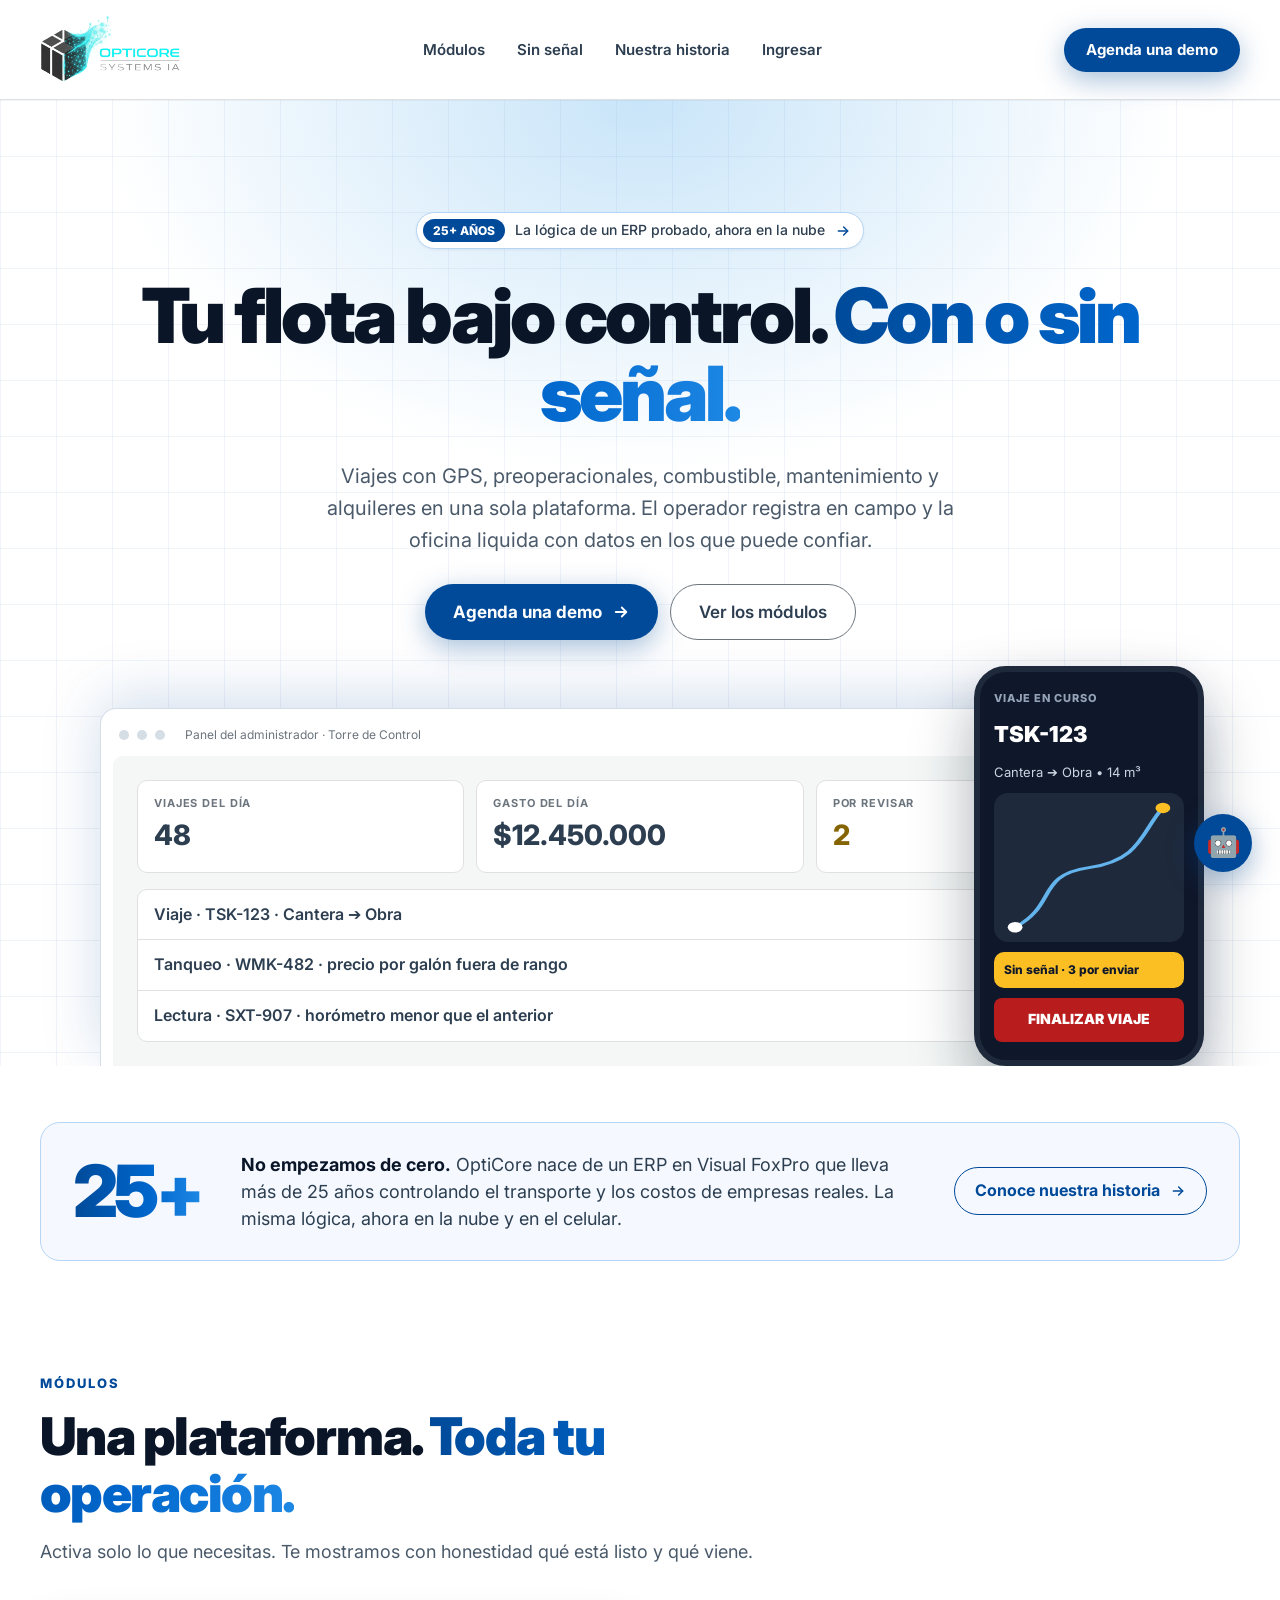
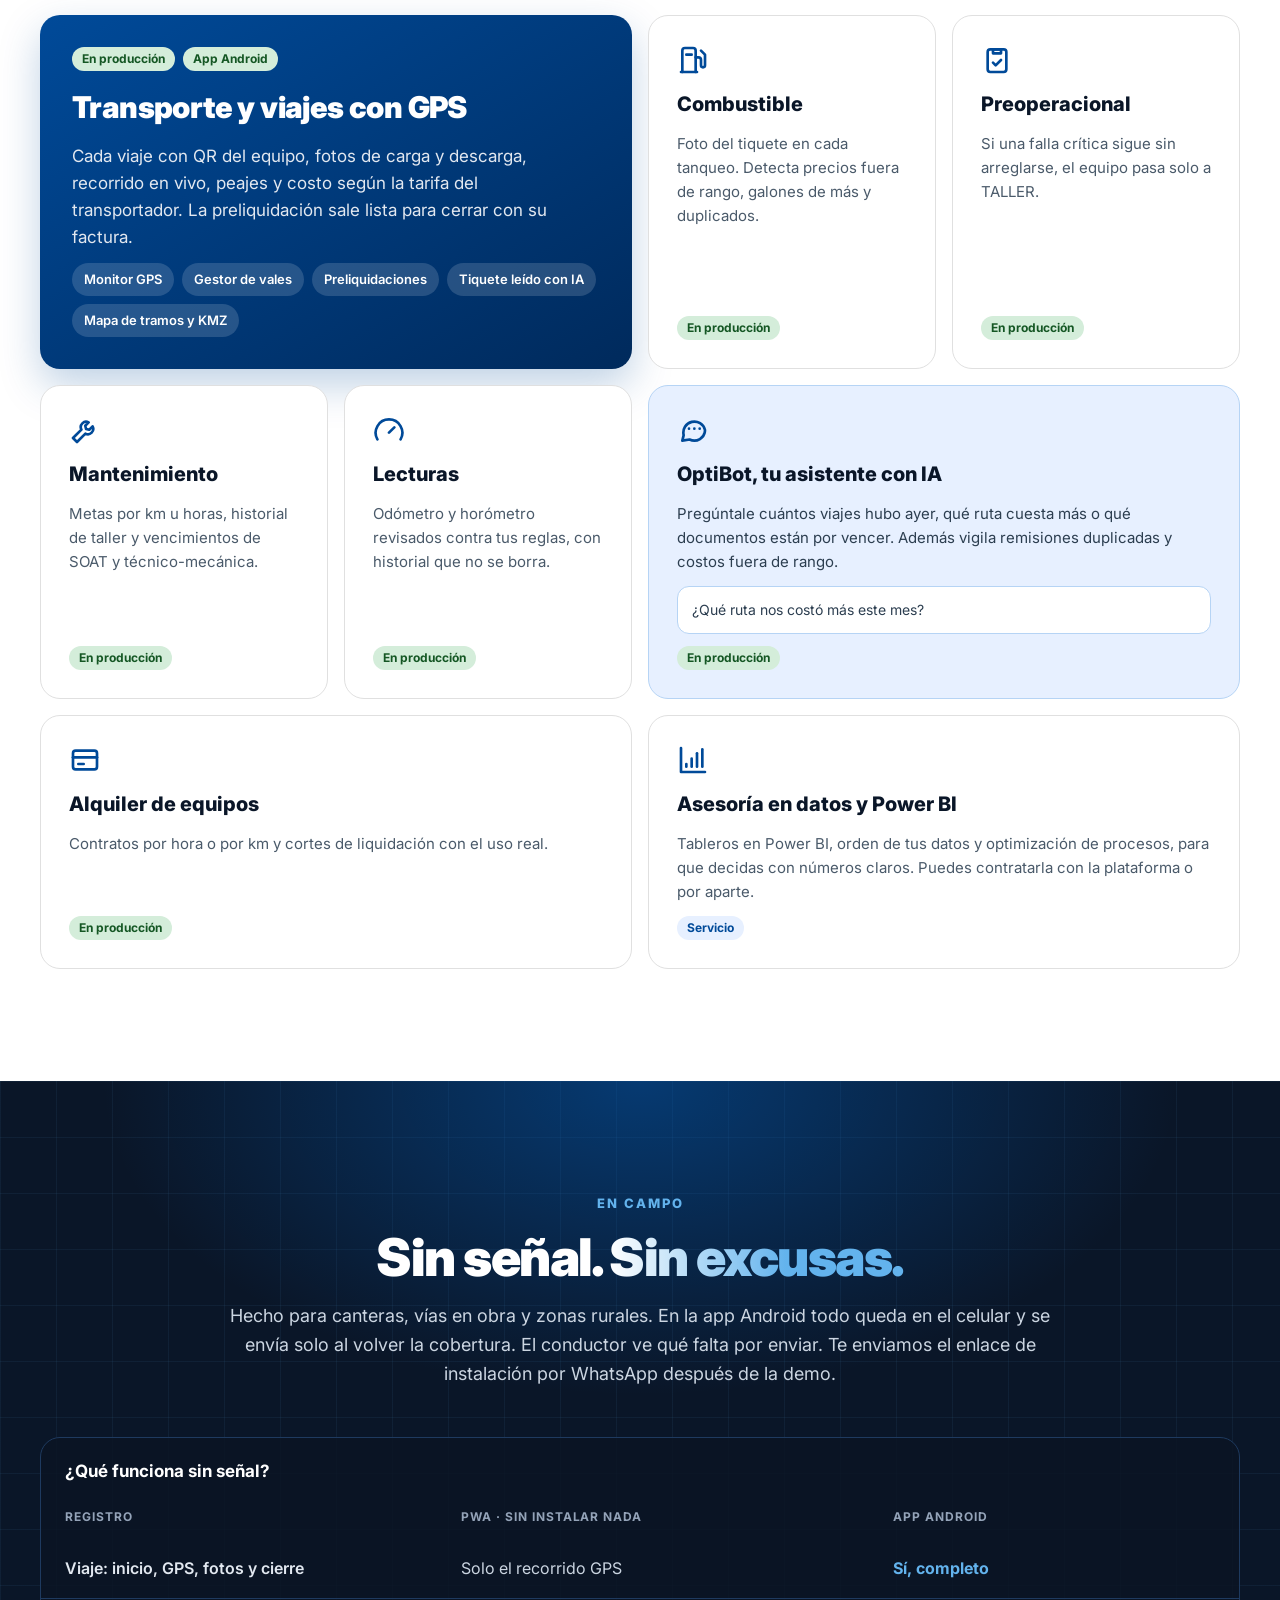
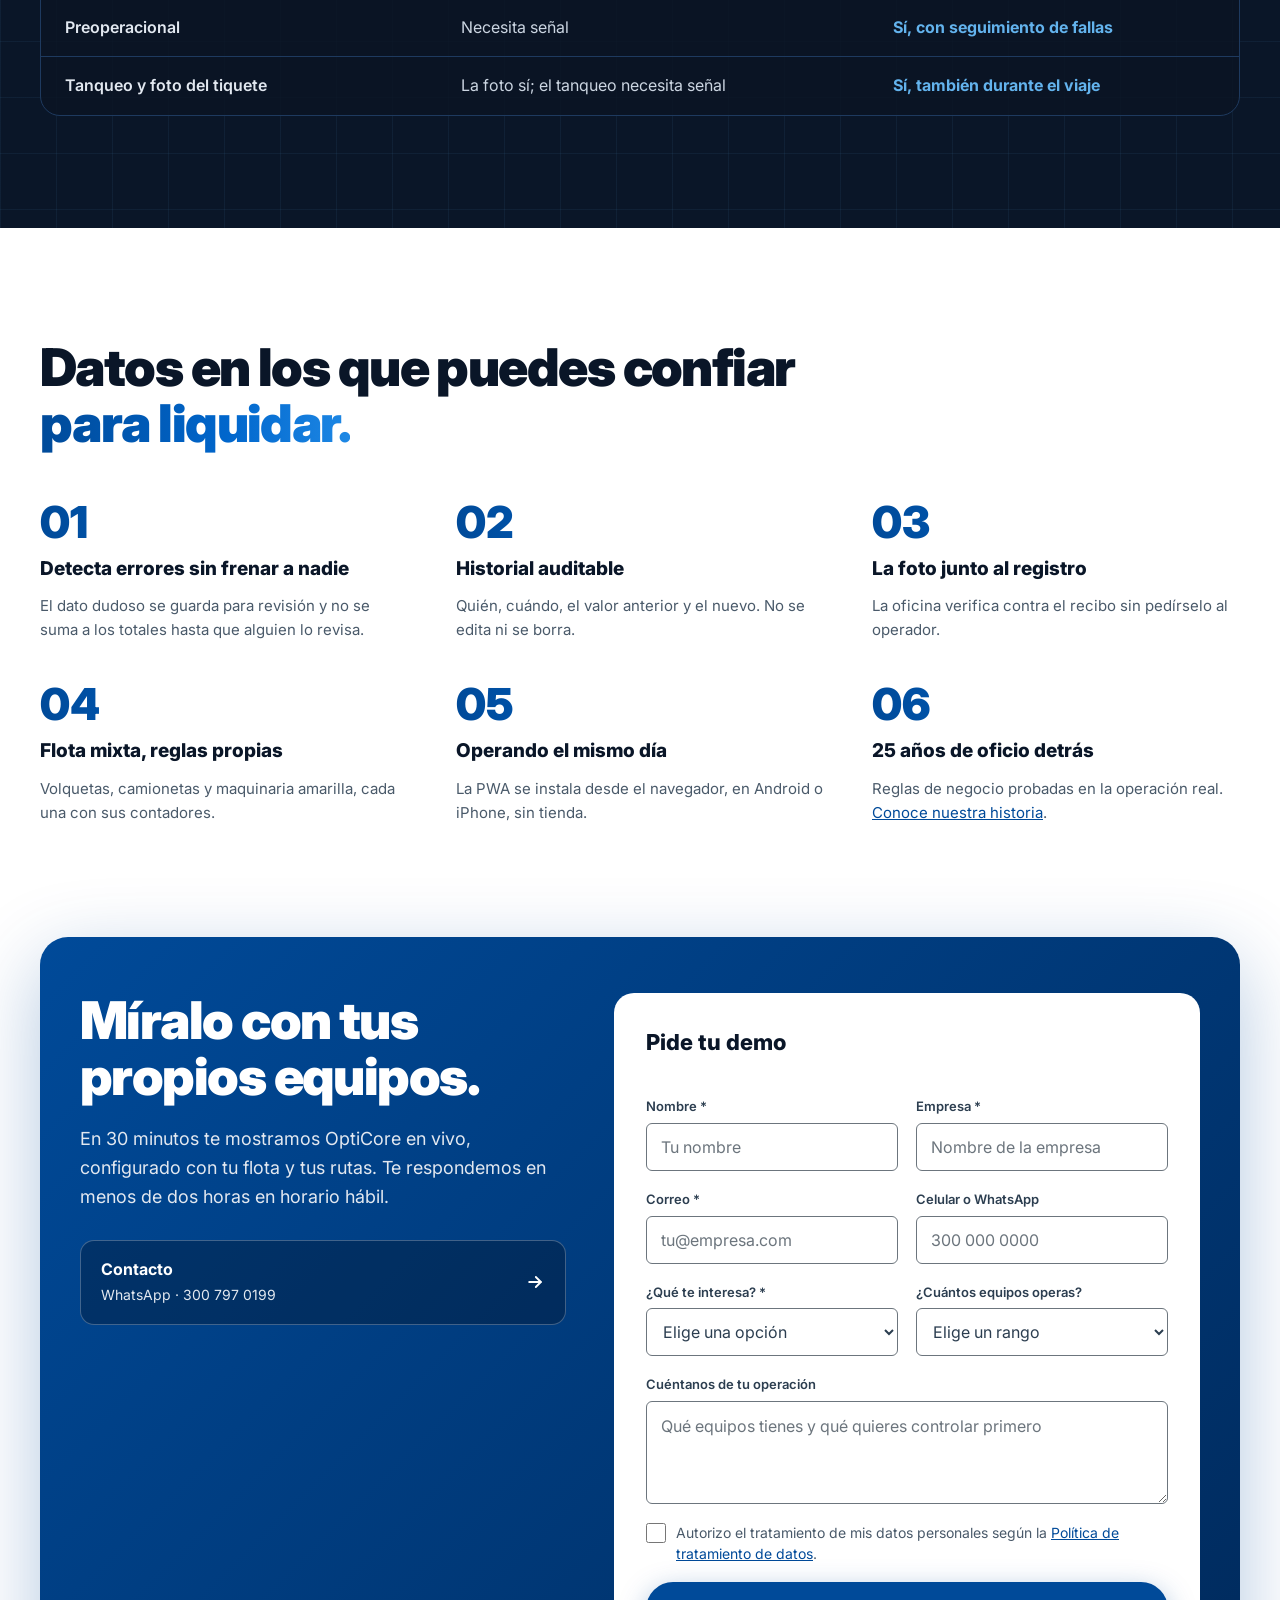
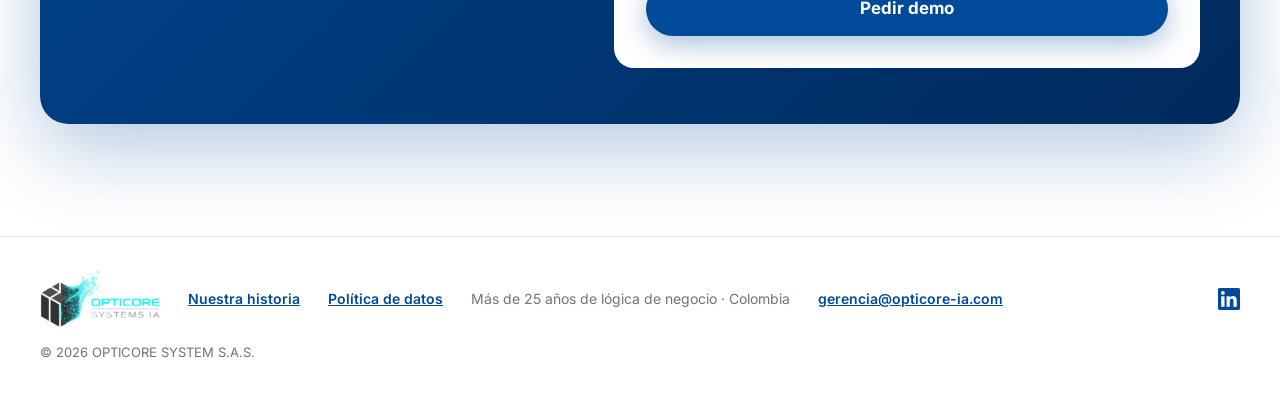
<file: index.html>
<!DOCTYPE html>
<html lang="es-CO">
<head>
  <meta charset="UTF-8">
  <meta name="viewport" content="width=device-width, initial-scale=1.0">
  <meta name="robots" content="index, follow">
  <title>OptiCore | Control de flota con o sin señal</title>
  <meta name="description" content="Viajes con GPS, preoperacionales, combustible, mantenimiento y alquileres en una sola plataforma, con app que funciona sin señal. La lógica de un ERP con más de 25 años en operación, ahora en la nube.">
  <meta name="theme-color" content="#004a99">
  <link rel="canonical" href="https://www.opticore-ia.com/">

  <!-- OG / Social -->
  <meta property="og:url"         content="https://www.opticore-ia.com/">
  <meta property="og:title"       content="OptiCore · Tu flota bajo control, con o sin señal">
  <meta property="og:description" content="Viajes con GPS, preoperacionales, combustible, mantenimiento y alquileres en una sola plataforma. 25+ años de lógica de negocio, ahora en la nube.">
  <meta property="og:image"       content="https://www.opticore-ia.com/og-image.png">
  <meta property="og:image:width"  content="1200">
  <meta property="og:image:height" content="630">
  <meta property="og:image:alt"   content="OptiCore: tu flota bajo control. Con o sin señal.">  <meta property="og:type"        content="website">
  <meta property="og:locale"      content="es_CO">
  <meta name="twitter:card"       content="summary_large_image">
  <meta name="twitter:image"      content="https://www.opticore-ia.com/og-image.png">

  <!-- Schema.org -->
  <script type="application/ld+json">
  {
    "@context": "https://schema.org",
    "@type": "SoftwareApplication",
    "name": "OptiCore",
    "publisher": { "@type": "Organization", "name": "OptiCore", "legalName": "OPTICORE SYSTEM S.A.S", "taxID": "902108735-2", "url": "https://www.opticore-ia.com/", "sameAs": ["https://www.linkedin.com/company/opticoreia/"] },
    "applicationCategory": "BusinessApplication",
    "operatingSystem": "Web, Android",
    "offers": { "@type": "Offer", "priceCurrency": "COP" },
    "description": "Plataforma de control de flota y maquinaria para el sector constructor en Colombia: viajes con GPS, preoperacionales, combustible, mantenimiento, alquileres y asistente con IA.",
    "url": "https://www.opticore-ia.com/"
  }
  </script>

  <link rel="icon" href="logo.png">
  <link rel="preconnect" href="https://fonts.googleapis.com">
  <link rel="preconnect" href="https://fonts.gstatic.com" crossorigin>
  <link href="https://fonts.googleapis.com/css2?family=Inter:wght@400;500;600;700;800;900&display=swap" rel="stylesheet">

  <link rel="stylesheet" href="css/landing.css">
  <link rel="stylesheet" href="css/optibot.css">
</head>
<body>

<a class="skip-link" href="#contenido">Saltar al contenido</a>

<!-- ╔══ NAV ══╗ -->
<nav class="nav" aria-label="Principal">
  <div class="wrap nav-inner">
    <a class="nav-logo" href="#inicio" aria-label="OptiCore, inicio">
      <img src="logo.png" alt="OptiCore" width="140" height="52">
    </a>
    <div class="nav-links">
      <a href="#modulos">Módulos</a>
      <a href="#sin-senal">Sin señal</a>
      <a href="historia.html">Nuestra historia</a>
      <a href="https://app.opticore-ia.com">Ingresar</a>
    </div>
    <a class="btn btn-primario btn-sm nav-cta" href="#contacto">Agenda una demo</a>
    <button class="menu-btn" id="menu-btn" type="button" aria-label="Abrir menú" aria-expanded="false" aria-controls="menu-movil">
      <svg width="22" height="22" viewBox="0 0 24 24" fill="none" stroke="#2c3e50" stroke-width="2.2" stroke-linecap="round" aria-hidden="true"><path d="M4 7h16"/><path d="M4 12h16"/><path d="M4 17h16"/></svg>
    </button>
  </div>
  <div class="menu-movil" id="menu-movil">
    <a href="#modulos">Módulos</a>
    <a href="#sin-senal">Sin señal</a>
    <a href="historia.html">Nuestra historia</a>
    <a href="https://app.opticore-ia.com">Ingresar</a>
    <a class="btn btn-primario" href="#contacto">Agenda una demo</a>
  </div>
</nav>

<main id="contenido">

<!-- ╔══ HERO ══╗ -->
<header id="inicio" class="hero fondo-grid">
  <div class="wrap hero-inner">
    <a class="pastilla" href="historia.html">
      <b>25+ AÑOS</b>
      La lógica de un ERP probado, ahora en la nube
      <svg width="16" height="16" viewBox="0 0 24 24" fill="none" stroke="#004a99" stroke-width="2.2" stroke-linecap="round" stroke-linejoin="round" aria-hidden="true"><path d="M5 12h14"/><path d="m13 6 6 6-6 6"/></svg>
    </a>
    <h1>Tu flota bajo control. <span class="texto-grad">Con o sin señal.</span></h1>
    <p class="hero-lead">Viajes con GPS, preoperacionales, combustible, mantenimiento y alquileres en una sola plataforma. El operador registra en campo y la oficina liquida con datos en los que puede confiar.</p>
    <div class="hero-ctas">
      <a class="btn btn-primario" href="#contacto">Agenda una demo
        <svg width="18" height="18" viewBox="0 0 24 24" fill="none" stroke="#ffffff" stroke-width="2.4" stroke-linecap="round" stroke-linejoin="round" aria-hidden="true"><path d="M5 12h14"/><path d="m13 6 6 6-6 6"/></svg>
      </a>
      <a class="btn btn-contorno" href="#modulos">Ver los módulos</a>
    </div>

    <!-- Producto: panel web + celular (ilustrativo) -->
    <div class="producto" role="img" aria-label="Vista ilustrativa del panel del administrador y de la app del conductor">
      <div class="navegador" aria-hidden="true">
        <div class="navegador-barra"><i></i><i></i><i></i><span>Panel del administrador · Torre de Control</span></div>
        <div class="panel">
          <div class="kpis">
            <div class="kpi"><small>VIAJES DEL DÍA</small><strong>48</strong></div>
            <div class="kpi"><small>GASTO DEL DÍA</small><strong>$12.450.000</strong></div>
            <div class="kpi"><small>POR REVISAR</small><strong class="warn">2</strong></div>
          </div>
          <div class="lista">
            <div><span>Viaje · TSK-123 · Cantera ➔ Obra</span><span class="ok">Revisado</span></div>
            <div><span>Tanqueo · WMK-482 · precio por galón fuera de rango</span><span class="chip chip-rev">REVISAR</span></div>
            <div><span>Lectura · SXT-907 · horómetro menor que el anterior</span><span class="chip chip-rev">REVISAR</span></div>
          </div>
        </div>
      </div>
      <div class="telefono" aria-hidden="true">
        <small>VIAJE EN CURSO</small>
        <strong>TSK-123</strong>
        <p>Cantera ➔ Obra • 14 m³</p>
        <div class="mapa">
          <svg viewBox="0 0 180 200" preserveAspectRatio="none"><path d="M20 180 C 60 150, 40 110, 90 100 S 140 50, 160 20" fill="none" stroke="#63b3ed" stroke-width="4" stroke-linecap="round"/><circle cx="20" cy="180" r="7" fill="#ffffff"/><circle cx="160" cy="20" r="7" fill="#fbbf24"/></svg>
        </div>
        <div class="aviso">Sin señal · 3 por enviar</div>
        <div class="fin">FINALIZAR VIAJE</div>
      </div>
    </div>
  </div>
</header>

<!-- ╔══ CLIENTES ══╗
     Para poner un logo real: cambia el texto [Logo cliente N] por
     <img src="img/clientes/archivo.png" alt="Nombre de la empresa">
     en la primera lista y en su copia (la copia hace que el carrusel no se corte).
     Mientras no haya logos, la sección está oculta: quita "hidden" de la etiqueta section
     y vuelve a poner el enlace "Clientes" en la navegación y en el menú móvil. -->
<section id="clientes" class="clientes" aria-label="Clientes" hidden>
  <p>Empresas que confían en nuestra experiencia</p>
  <div class="marquesina-caja">
    <ul class="marquesina">
      <li class="logo-cliente">[Logo cliente 1]</li>
      <li class="logo-cliente">[Logo cliente 2]</li>
      <li class="logo-cliente">[Logo cliente 3]</li>
      <li class="logo-cliente">[Logo cliente 4]</li>
      <li class="logo-cliente">[Logo cliente 5]</li>
      <li class="logo-cliente">[Logo cliente 6]</li>
      <li class="logo-cliente" aria-hidden="true">[Logo cliente 1]</li>
      <li class="logo-cliente" aria-hidden="true">[Logo cliente 2]</li>
      <li class="logo-cliente" aria-hidden="true">[Logo cliente 3]</li>
      <li class="logo-cliente" aria-hidden="true">[Logo cliente 4]</li>
      <li class="logo-cliente" aria-hidden="true">[Logo cliente 5]</li>
      <li class="logo-cliente" aria-hidden="true">[Logo cliente 6]</li>
    </ul>
  </div>
</section>

<!-- ╔══ LEGADO (franja corta; la historia completa está en historia.html) ══╗ -->
<section class="legado" aria-label="Nuestro legado">
  <div class="wrap">
    <div class="legado-caja reveal">
      <div class="legado-num texto-grad">25+</div>
      <p><strong>No empezamos de cero.</strong> OptiCore nace de un ERP en Visual FoxPro que lleva más de 25 años controlando el transporte y los costos de empresas reales. La misma lógica, ahora en la nube y en el celular.</p>
      <a class="btn btn-linea" href="historia.html">Conoce nuestra historia
        <svg width="16" height="16" viewBox="0 0 24 24" fill="none" stroke="#004a99" stroke-width="2.2" stroke-linecap="round" stroke-linejoin="round" aria-hidden="true"><path d="M5 12h14"/><path d="m13 6 6 6-6 6"/></svg>
      </a>
    </div>
  </div>
</section>

<!-- ╔══ MÓDULOS ══╗ -->
<section id="modulos" class="sec">
  <div class="wrap">
    <div class="sec-head reveal">
      <div class="eyebrow">MÓDULOS</div>
      <h2 class="sec-title">Una plataforma. <span class="texto-grad">Toda tu operación.</span></h2>
      <p class="sec-lead">Activa solo lo que necesitas. Te mostramos con honestidad qué está listo y qué viene.</p>
    </div>

    <div class="bento">
      <article class="mod mod-estrella span-2 reveal">
        <div class="chips"><span class="chip chip-ok">En producción</span><span class="chip chip-ok">App Android</span></div>
        <h3>Transporte y viajes con GPS</h3>
        <p>Cada viaje con QR del equipo, fotos de carga y descarga, recorrido en vivo, peajes y costo según la tarifa del transportador. La preliquidación sale lista para cerrar con su factura.</p>
        <div class="etiquetas"><span>Monitor GPS</span><span>Gestor de vales</span><span>Preliquidaciones</span><span>Tiquete leído con IA</span><span>Mapa de tramos y KMZ</span></div>
      </article>

      <article class="mod reveal">
        <svg width="32" height="32" viewBox="0 0 24 24" fill="none" stroke="#004a99" stroke-width="2" stroke-linecap="round" stroke-linejoin="round" aria-hidden="true"><path d="M4 21V5a2 2 0 0 1 2-2h6a2 2 0 0 1 2 2v16"/><path d="M3 21h12"/><path d="M7 8h4"/><path d="M14 10h2a2 2 0 0 1 2 2v4a1.5 1.5 0 0 0 3 0V8l-3-3"/></svg>
        <h3>Combustible</h3>
        <p>Foto del tiquete en cada tanqueo. Detecta precios fuera de rango, galones de más y duplicados.</p>
        <span class="chip chip-ok">En producción</span>
      </article>

      <article class="mod reveal">
        <svg width="32" height="32" viewBox="0 0 24 24" fill="none" stroke="#004a99" stroke-width="2" stroke-linecap="round" stroke-linejoin="round" aria-hidden="true"><rect x="5" y="4" width="14" height="17" rx="2"/><path d="M9 4h6v3H9z"/><path d="m9 14 2 2 4-4"/></svg>
        <h3>Preoperacional</h3>
        <p>Si una falla crítica sigue sin arreglarse, el equipo pasa solo a TALLER.</p>
        <span class="chip chip-ok">En producción</span>
      </article>

      <article class="mod reveal">
        <svg width="32" height="32" viewBox="0 0 24 24" fill="none" stroke="#004a99" stroke-width="2" stroke-linecap="round" stroke-linejoin="round" aria-hidden="true"><path d="M14.7 6.3a4 4 0 0 0-5.4 5.4L3 18l3 3 6.3-6.3a4 4 0 0 0 5.4-5.4l-2.5 2.5-2.4-.6-.6-2.4z"/></svg>
        <h3>Mantenimiento</h3>
        <p>Metas por km u horas, historial de taller y vencimientos de SOAT y técnico-mecánica.</p>
        <span class="chip chip-ok">En producción</span>
      </article>

      <article class="mod reveal">
        <svg width="32" height="32" viewBox="0 0 24 24" fill="none" stroke="#004a99" stroke-width="2" stroke-linecap="round" stroke-linejoin="round" aria-hidden="true"><path d="M12 14l4-4"/><path d="M3.3 19a10 10 0 1 1 17.4 0"/></svg>
        <h3>Lecturas</h3>
        <p>Odómetro y horómetro revisados contra tus reglas, con historial que no se borra.</p>
        <span class="chip chip-ok">En producción</span>
      </article>

      <article class="mod mod-bot span-2 reveal">
        <svg width="32" height="32" viewBox="0 0 24 24" fill="none" stroke="#004a99" stroke-width="2" stroke-linecap="round" stroke-linejoin="round" aria-hidden="true"><path d="M21 12a8 8 0 0 1-11.6 7.1L4 20l1-4.2A8 8 0 1 1 21 12z"/><path d="M9 11h.01"/><path d="M13 11h.01"/><path d="M17 11h.01"/></svg>
        <h3>OptiBot, tu asistente con IA</h3>
        <p>Pregúntale cuántos viajes hubo ayer, qué ruta cuesta más o qué documentos están por vencer. Además vigila remisiones duplicadas y costos fuera de rango.</p>
        <div class="burbuja">¿Qué ruta nos costó más este mes?</div>
        <span class="chip chip-ok">En producción</span>
      </article>

      <article class="mod span-2 reveal">
        <svg width="32" height="32" viewBox="0 0 24 24" fill="none" stroke="#004a99" stroke-width="2" stroke-linecap="round" stroke-linejoin="round" aria-hidden="true"><rect x="3" y="5" width="18" height="14" rx="2"/><path d="M3 10h18"/><path d="M7 15h4"/></svg>
        <h3>Alquiler de equipos</h3>
        <p>Contratos por hora o por km y cortes de liquidación con el uso real.</p>
        <span class="chip chip-ok">En producción</span>
      </article>

      <article class="mod span-2 reveal">
        <svg width="32" height="32" viewBox="0 0 24 24" fill="none" stroke="#004a99" stroke-width="2" stroke-linecap="round" stroke-linejoin="round" aria-hidden="true"><path d="M3 3v18h18"/><path d="M7 15v2"/><path d="M11 11v6"/><path d="M15 7v10"/><path d="M19 4v13"/></svg>
        <h3>Asesoría en datos y Power BI</h3>
        <p>Tableros en Power BI, orden de tus datos y optimización de procesos, para que decidas con números claros. Puedes contratarla con la plataforma o por aparte.</p>
        <span class="chip chip-servicio">Servicio</span>
      </article>
    </div>
  </div>
</section>

<!-- ╔══ SIN SEÑAL ══╗ -->
<section id="sin-senal" class="sec senal fondo-noche">
  <div class="wrap">
    <div class="sec-head reveal">
      <div class="eyebrow">EN CAMPO</div>
      <h2 class="sec-title">Sin señal. <span class="texto-grad-claro">Sin excusas.</span></h2>
      <p class="sec-lead">Hecho para canteras, vías en obra y zonas rurales. En la app Android todo queda en el celular y se envía solo al volver la cobertura. El conductor ve qué falta por enviar. Te enviamos el enlace de instalación por WhatsApp después de la demo.</p>
    </div>
    <div class="tabla-caja reveal">
      <table>
        <caption>¿Qué funciona sin señal?</caption>
        <thead>
          <tr>
            <th scope="col">REGISTRO</th>
            <th scope="col">PWA · SIN INSTALAR NADA</th>
            <th scope="col">APP ANDROID</th>
          </tr>
        </thead>
        <tbody>
          <tr><th scope="row">Viaje: inicio, GPS, fotos y cierre</th><td>Solo el recorrido GPS</td><td class="si">Sí, completo</td></tr>
          <tr><th scope="row">Preoperacional</th><td>Necesita señal</td><td class="si">Sí, con seguimiento de fallas</td></tr>
          <tr><th scope="row">Tanqueo y foto del tiquete</th><td>La foto sí; el tanqueo necesita señal</td><td class="si">Sí, también durante el viaje</td></tr>
        </tbody>
      </table>
    </div>
  </div>
</section>

<!-- ╔══ DIFERENCIALES ══╗ -->
<section class="sec" aria-labelledby="difs-titulo">
  <div class="wrap">
    <div class="sec-head reveal">
      <h2 class="sec-title" id="difs-titulo">Datos en los que puedes confiar <span class="texto-grad">para liquidar.</span></h2>
    </div>
    <div class="difs">
      <div class="dif reveal"><div class="dif-num texto-grad">01</div><h3>Detecta errores sin frenar a nadie</h3><p>El dato dudoso se guarda para revisión y no se suma a los totales hasta que alguien lo revisa.</p></div>
      <div class="dif reveal"><div class="dif-num texto-grad">02</div><h3>Historial auditable</h3><p>Quién, cuándo, el valor anterior y el nuevo. No se edita ni se borra.</p></div>
      <div class="dif reveal"><div class="dif-num texto-grad">03</div><h3>La foto junto al registro</h3><p>La oficina verifica contra el recibo sin pedírselo al operador.</p></div>
      <div class="dif reveal"><div class="dif-num texto-grad">04</div><h3>Flota mixta, reglas propias</h3><p>Volquetas, camionetas y maquinaria amarilla, cada una con sus contadores.</p></div>
      <div class="dif reveal"><div class="dif-num texto-grad">05</div><h3>Operando el mismo día</h3><p>La PWA se instala desde el navegador, en Android o iPhone, sin tienda.</p></div>
      <div class="dif reveal"><div class="dif-num texto-grad">06</div><h3>25 años de oficio detrás</h3><p>Reglas de negocio probadas en la operación real. <a href="historia.html">Conoce nuestra historia</a>.</p></div>
    </div>
  </div>
</section>

<!-- ╔══ CONTACTO ══╗ -->
<section id="contacto" class="contacto" aria-labelledby="contacto-titulo">
  <div class="wrap">
    <div class="contacto-caja">
      <div class="contacto-texto">
        <h2 class="sec-title" id="contacto-titulo">Míralo con tus propios equipos.</h2>
        <p>En 30 minutos te mostramos OptiCore en vivo, configurado con tu flota y tus rutas. Te respondemos en menos de dos horas en horario hábil.</p>
        <div class="was">
          <a class="wa" href="https://wa.me/573007970199?text=Hola,%20quiero%20agendar%20una%20demo%20de%20OptiCore" target="_blank" rel="noopener">
            <span><b>Contacto</b><small>WhatsApp · 300 797 0199</small></span>
            <svg width="20" height="20" viewBox="0 0 24 24" fill="none" stroke="#ffffff" stroke-width="2.2" stroke-linecap="round" stroke-linejoin="round" aria-hidden="true"><path d="M5 12h14"/><path d="m13 6 6 6-6 6"/></svg>
          </a>
        </div>
      </div>

      <div class="form-caja">
        <!-- El formulario se envía con FormSubmit a gerencia@opticore-ia.com (ver js/landing.js) -->
        <form class="form" id="form-demo" novalidate>
          <h3>Pide tu demo</h3>
          <div class="form-2">
            <div class="campo"><label for="f-nombre">Nombre *</label><input id="f-nombre" name="nombre" required autocomplete="name" placeholder="Tu nombre"></div>
            <div class="campo"><label for="f-empresa">Empresa *</label><input id="f-empresa" name="empresa" required autocomplete="organization" placeholder="Nombre de la empresa"></div>
            <div class="campo"><label for="f-email">Correo *</label><input id="f-email" name="email" type="email" required autocomplete="email" placeholder="tu@empresa.com"></div>
            <div class="campo"><label for="f-cel">Celular o WhatsApp</label><input id="f-cel" name="celular" type="tel" inputmode="tel" autocomplete="tel" placeholder="300 000 0000"></div>
            <div class="campo"><label for="f-interes">¿Qué te interesa? *</label>
              <select id="f-interes" name="interes" required>
                <option value="">Elige una opción</option>
                <option>Transporte y viajes con GPS</option>
                <option>Preoperacional y mantenimiento</option>
                <option>Combustible</option>
                <option>Alquiler de equipos</option>
                <option>Asesoría en datos, Power BI y procesos</option>
                <option>Quiero ver todo</option>
              </select>
            </div>
            <div class="campo"><label for="f-equipos">¿Cuántos equipos operas?</label>
              <select id="f-equipos" name="equipos">
                <option value="">Elige un rango</option>
                <option>1 a 10</option>
                <option>11 a 30</option>
                <option>31 a 60</option>
                <option>Más de 60</option>
              </select>
            </div>
          </div>
          <div class="campo"><label for="f-msg">Cuéntanos de tu operación</label><textarea id="f-msg" name="mensaje" rows="3" placeholder="Qué equipos tienes y qué quieres controlar primero"></textarea></div>
          <div class="honey" aria-hidden="true"><label for="f-honey">No llenes este campo</label><input id="f-honey" name="_honey" tabindex="-1" autocomplete="off"></div>
          <div class="autoriza"><input id="f-autoriza" name="autoriza" type="checkbox" required><label for="f-autoriza">Autorizo el tratamiento de mis datos personales según la <a href="privacidad.html" target="_blank">Política de tratamiento de datos</a>.</label></div>
          <div class="form-error" id="form-error" role="alert"></div>
          <button class="btn btn-primario" type="submit" id="form-enviar">Pedir demo</button>
        </form>

        <div class="form-ok" id="form-ok" role="status" tabindex="-1">
          <div class="check"><svg width="24" height="24" viewBox="0 0 24 24" fill="none" stroke="#155724" stroke-width="2.6" stroke-linecap="round" stroke-linejoin="round" aria-hidden="true"><path d="M5 13l4 4L19 7"/></svg></div>
          <h3>Recibimos tu solicitud.</h3>
          <p>Te escribimos al correo que dejaste en menos de dos horas, en horario hábil.</p>
          <button class="btn btn-contorno btn-sm" type="button" id="form-otra">Enviar otra solicitud</button>
        </div>
      </div>
    </div>
  </div>
</section>

</main>

<!-- ╔══ PIE ══╗ -->
<footer class="pie">
  <div class="wrap">
    <img src="logo.png" alt="OptiCore" width="120" height="45" loading="lazy">
    <a href="historia.html">Nuestra historia</a>
    <a href="privacidad.html">Política de datos</a>
    <span>Más de 25 años de lógica de negocio · Colombia</span>
    <a href="mailto:gerencia@opticore-ia.com">gerencia@opticore-ia.com</a>
    <a class="pie-in" href="https://www.linkedin.com/company/opticoreia/" target="_blank" rel="noopener" aria-label="OptiCore en LinkedIn">
      <svg width="22" height="22" viewBox="0 0 24 24" fill="#004a99" aria-hidden="true"><path d="M20.45 20.45h-3.55v-5.57c0-1.33-.03-3.04-1.85-3.04-1.86 0-2.14 1.45-2.14 2.94v5.67H9.35V9h3.41v1.56h.05c.48-.9 1.64-1.85 3.37-1.85 3.6 0 4.27 2.37 4.27 5.46v6.28zM5.34 7.43a2.06 2.06 0 1 1 0-4.12 2.06 2.06 0 0 1 0 4.12zM7.12 20.45H3.56V9h3.56v11.45zM22.22 0H1.77C.79 0 0 .77 0 1.73v20.54C0 23.23.79 24 1.77 24h20.45c.98 0 1.78-.77 1.78-1.73V1.73C24 .77 23.2 0 22.22 0z"/></svg>
    </a>
    <small class="pie-legal">© 2026 OPTICORE SYSTEM S.A.S.</small>
  </div>
</footer>
<!-- ╔══ OPTIBOT WIDGET ══╗ -->
<div id="optibot-widget" class="optibot-widget">
  <div id="optibot-window"
       class="optibot-window"
       role="dialog"
       aria-modal="true"
       aria-labelledby="optibot-title"
       aria-describedby="optibot-desc">
    <div class="optibot-header">
      <div class="optibot-info">
        <span class="bot-avatar" aria-hidden="true">🤖</span>
        <div class="bot-text">
          <strong id="optibot-title">OptiBot IA</strong>
          <span id="optibot-desc">Asistente Comercial</span>
        </div>
      </div>
      <button id="optibot-close" class="optibot-close" aria-label="Cerrar chat">×</button>
    </div>

    <div id="optibot-messages"
         class="optibot-messages"
         role="log"
         aria-live="polite"
         aria-atomic="false">
      <div class="msg bot-msg">
        Hola, soy OptiBot, el asistente con IA de OptiCore. ¿Tienes alguna duda sobre los módulos o quieres agendar una demo?
        <small class="bot-aviso">Tus mensajes se procesan según nuestra <a href="privacidad.html" target="_blank">política de datos</a>.</small>
      </div>
    </div>

    <form id="optibot-form" class="optibot-input-area" aria-label="Enviar mensaje a OptiBot">
      <label for="optibot-input" class="sr-only">Escribe tu pregunta</label>
      <input type="text"
             id="optibot-input"
             name="message"
             placeholder="Escribe tu pregunta..."
             autocomplete="off"
             required
             aria-required="true">
      <button type="submit" id="optibot-send" aria-label="Enviar mensaje">
        <svg width="18" height="18" viewBox="0 0 24 24" fill="none" stroke="currentColor" stroke-width="2" aria-hidden="true"><path d="M22 2L11 13M22 2l-7 20-4-9-9-4 20-7z"/></svg>
      </button>
    </form>
  </div>

  <button id="optibot-toggle"
          class="optibot-toggle"
          aria-label="Abrir chat con OptiBot"
          aria-expanded="false"
          aria-controls="optibot-window">
    <span class="bot-icon" aria-hidden="true">🤖</span>
    <span class="bot-tooltip" aria-hidden="true">¿Preguntas?</span>
  </button>
</div>

<script src="js/landing.js" defer></script>
<script src="js/optibot.js" defer></script>
</body>
</html>
</file>
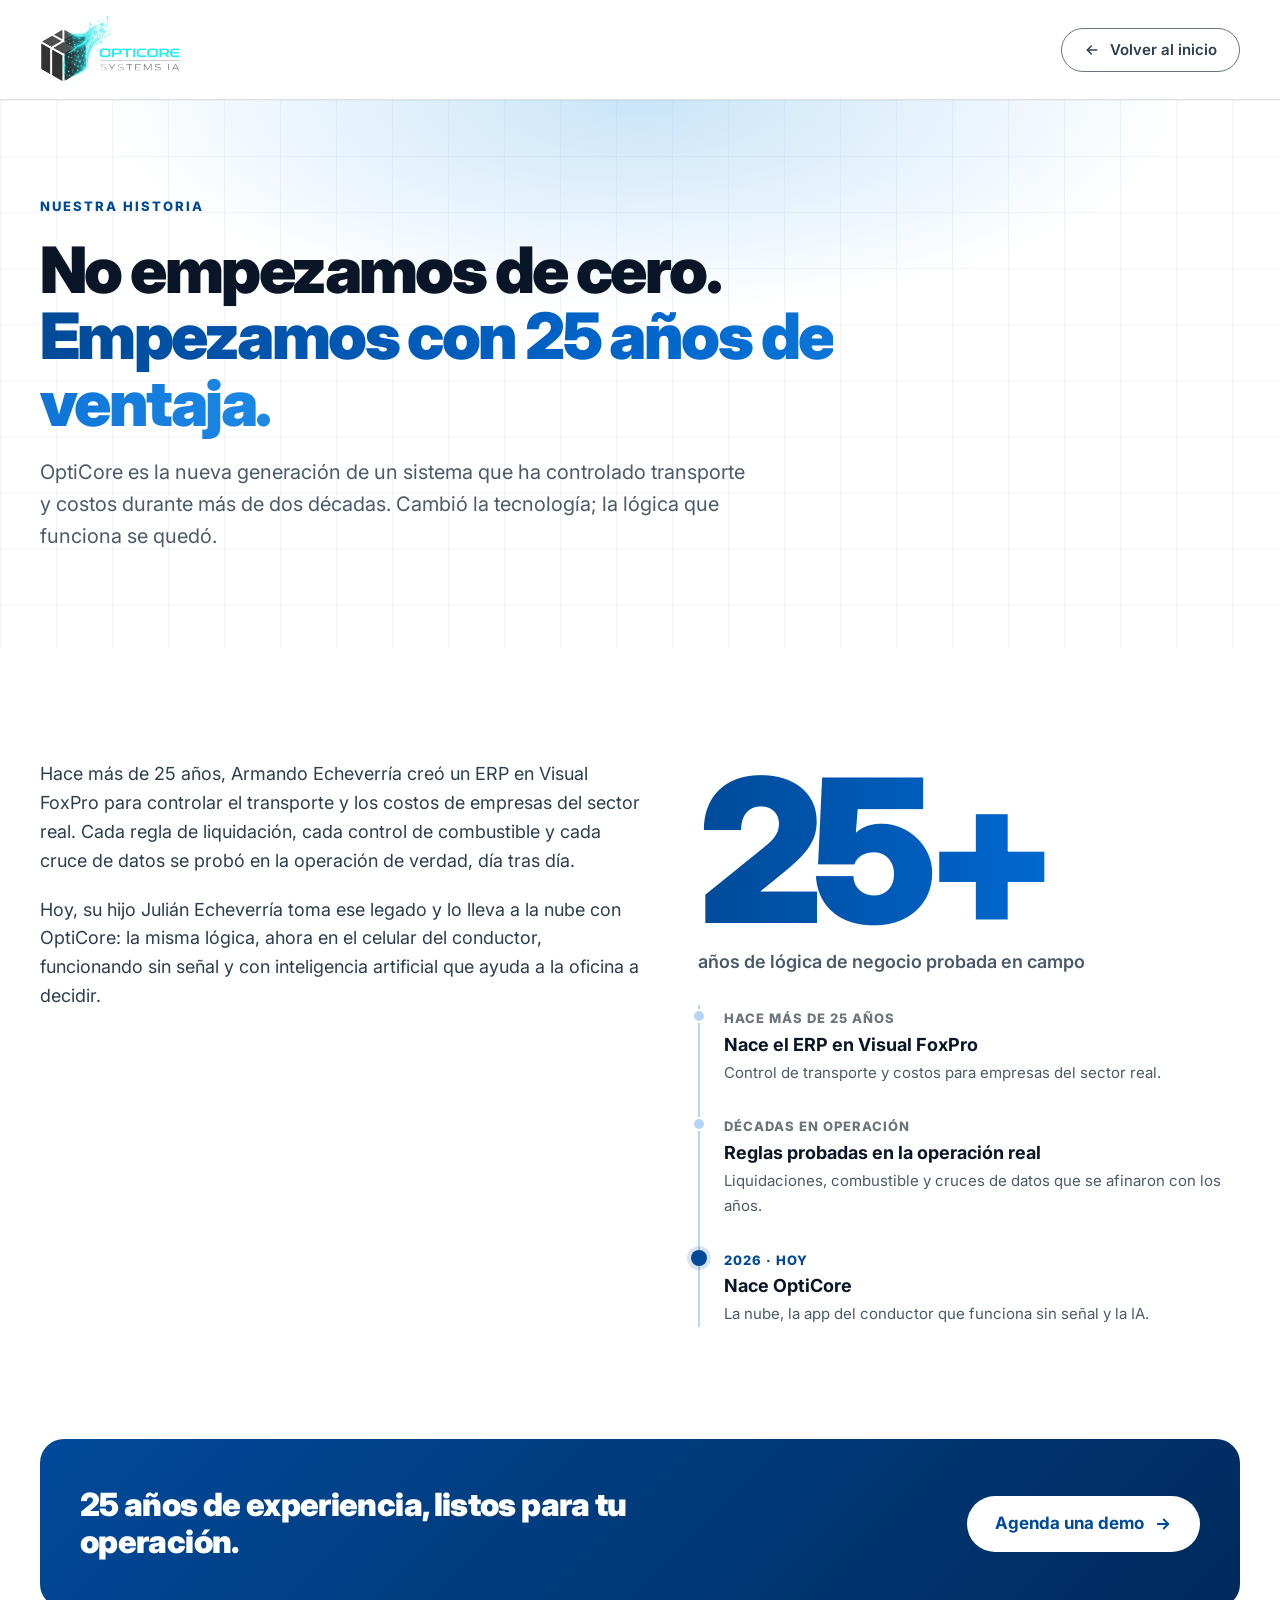
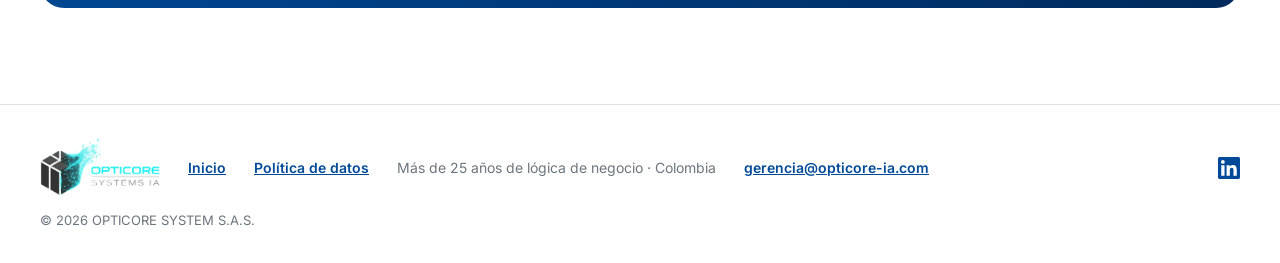
<file: historia.html>
<!DOCTYPE html>
<html lang="es-CO">
<head>
  <meta charset="UTF-8">
  <meta name="viewport" content="width=device-width, initial-scale=1.0">
  <meta name="robots" content="index, follow">
  <title>Nuestra historia | OptiCore</title>
  <meta name="description" content="OptiCore nace de un ERP en Visual FoxPro que lleva más de 25 años controlando el transporte y los costos de empresas reales. La misma lógica, ahora en la nube y en el celular.">
  <meta name="theme-color" content="#004a99">
  <link rel="canonical" href="https://www.opticore-ia.com/historia.html">
  <meta property="og:url"         content="https://www.opticore-ia.com/historia.html">

  <meta property="og:title"       content="Nuestra historia · OptiCore">
  <meta property="og:description" content="No empezamos de cero. Empezamos con 25 años de ventaja.">
  <meta property="og:image"       content="https://www.opticore-ia.com/og-image.png">
  <meta property="og:image:width"  content="1200">
  <meta property="og:image:height" content="630">
  <meta property="og:image:alt"   content="OptiCore: tu flota bajo control. Con o sin señal.">  <meta property="og:type"        content="website">
  <meta property="og:locale"      content="es_CO">
  <meta name="twitter:card"       content="summary_large_image">
  <meta name="twitter:image"      content="https://www.opticore-ia.com/og-image.png">

  <link rel="icon" href="logo.png">
  <link rel="preconnect" href="https://fonts.googleapis.com">
  <link rel="preconnect" href="https://fonts.gstatic.com" crossorigin>
  <link href="https://fonts.googleapis.com/css2?family=Inter:wght@400;500;600;700;800;900&display=swap" rel="stylesheet">

  <link rel="stylesheet" href="css/landing.css">
</head>
<body>

<a class="skip-link" href="#contenido">Saltar al contenido</a>

<nav class="nav" aria-label="Principal">
  <div class="wrap nav-inner">
    <a class="nav-logo" href="index.html" aria-label="OptiCore, volver al inicio">
      <img src="logo.png" alt="OptiCore" width="140" height="52">
    </a>
    <a class="btn btn-contorno btn-sm" href="index.html">
      <svg width="16" height="16" viewBox="0 0 24 24" fill="none" stroke="#2c3e50" stroke-width="2.2" stroke-linecap="round" stroke-linejoin="round" aria-hidden="true"><path d="M19 12H5"/><path d="m11 6-6 6 6 6"/></svg>
      Volver al inicio
    </a>
  </div>
</nav>

<main id="contenido">

<header class="h-hero fondo-grid">
  <div class="wrap">
    <div class="eyebrow">NUESTRA HISTORIA</div>
    <h1>No empezamos de cero. <span class="texto-grad">Empezamos con 25 años de ventaja.</span></h1>
    <p class="sec-lead" style="font-size: 20px; max-width: 720px;">OptiCore es la nueva generación de un sistema que ha controlado transporte y costos durante más de dos décadas. Cambió la tecnología; la lógica que funciona se quedó.</p>
  </div>
</header>

<section class="sec" aria-label="El origen">
  <div class="wrap h-cuerpo">
    <div class="h-relato reveal">
      <p>Hace más de 25 años, Armando Echeverría creó un ERP en Visual FoxPro para controlar el transporte y los costos de empresas del sector real. Cada regla de liquidación, cada control de combustible y cada cruce de datos se probó en la operación de verdad, día tras día.</p>
      <p>Hoy, su hijo Julián Echeverría toma ese legado y lo lleva a la nube con OptiCore: la misma lógica, ahora en el celular del conductor, funcionando sin señal y con inteligencia artificial que ayuda a la oficina a decidir.</p>
    </div>
    <div class="h-linea reveal">
      <div class="mega texto-grad">25+</div>
      <p>años de lógica de negocio probada en campo</p>
      <ol class="tiempo">
        <li><small>HACE MÁS DE 25 AÑOS</small><b>Nace el ERP en Visual FoxPro</b><span>Control de transporte y costos para empresas del sector real.</span></li>
        <li><small>DÉCADAS EN OPERACIÓN</small><b>Reglas probadas en la operación real</b><span>Liquidaciones, combustible y cruces de datos que se afinaron con los años.</span></li>
        <li class="hoy"><small>2026 · HOY</small><b>Nace OptiCore</b><span>La nube, la app del conductor que funciona sin señal y la IA.</span></li>
      </ol>
    </div>
  </div>
</section>

<section class="h-cta">
  <div class="wrap">
    <div class="h-cta-caja">
      <h2>25 años de experiencia, listos para tu operación.</h2>
      <a class="btn btn-blanco" href="index.html#contacto">Agenda una demo
        <svg width="18" height="18" viewBox="0 0 24 24" fill="none" stroke="#004a99" stroke-width="2.4" stroke-linecap="round" stroke-linejoin="round" aria-hidden="true"><path d="M5 12h14"/><path d="m13 6 6 6-6 6"/></svg>
      </a>
    </div>
  </div>
</section>

</main>

<footer class="pie">
  <div class="wrap">
    <img src="logo.png" alt="OptiCore" width="120" height="45" loading="lazy">
    <a href="index.html">Inicio</a>
    <a href="privacidad.html">Política de datos</a>
    <span>Más de 25 años de lógica de negocio · Colombia</span>
    <a href="mailto:gerencia@opticore-ia.com">gerencia@opticore-ia.com</a>
    <a class="pie-in" href="https://www.linkedin.com/company/opticoreia/" target="_blank" rel="noopener" aria-label="OptiCore en LinkedIn">
      <svg width="22" height="22" viewBox="0 0 24 24" fill="#004a99" aria-hidden="true"><path d="M20.45 20.45h-3.55v-5.57c0-1.33-.03-3.04-1.85-3.04-1.86 0-2.14 1.45-2.14 2.94v5.67H9.35V9h3.41v1.56h.05c.48-.9 1.64-1.85 3.37-1.85 3.6 0 4.27 2.37 4.27 5.46v6.28zM5.34 7.43a2.06 2.06 0 1 1 0-4.12 2.06 2.06 0 0 1 0 4.12zM7.12 20.45H3.56V9h3.56v11.45zM22.22 0H1.77C.79 0 0 .77 0 1.73v20.54C0 23.23.79 24 1.77 24h20.45c.98 0 1.78-.77 1.78-1.73V1.73C24 .77 23.2 0 22.22 0z"/></svg>
    </a>
    <small class="pie-legal">© 2026 OPTICORE SYSTEM S.A.S.</small>
  </div>
</footer>
<script src="js/landing.js" defer></script>
</body>
</html>
</file>
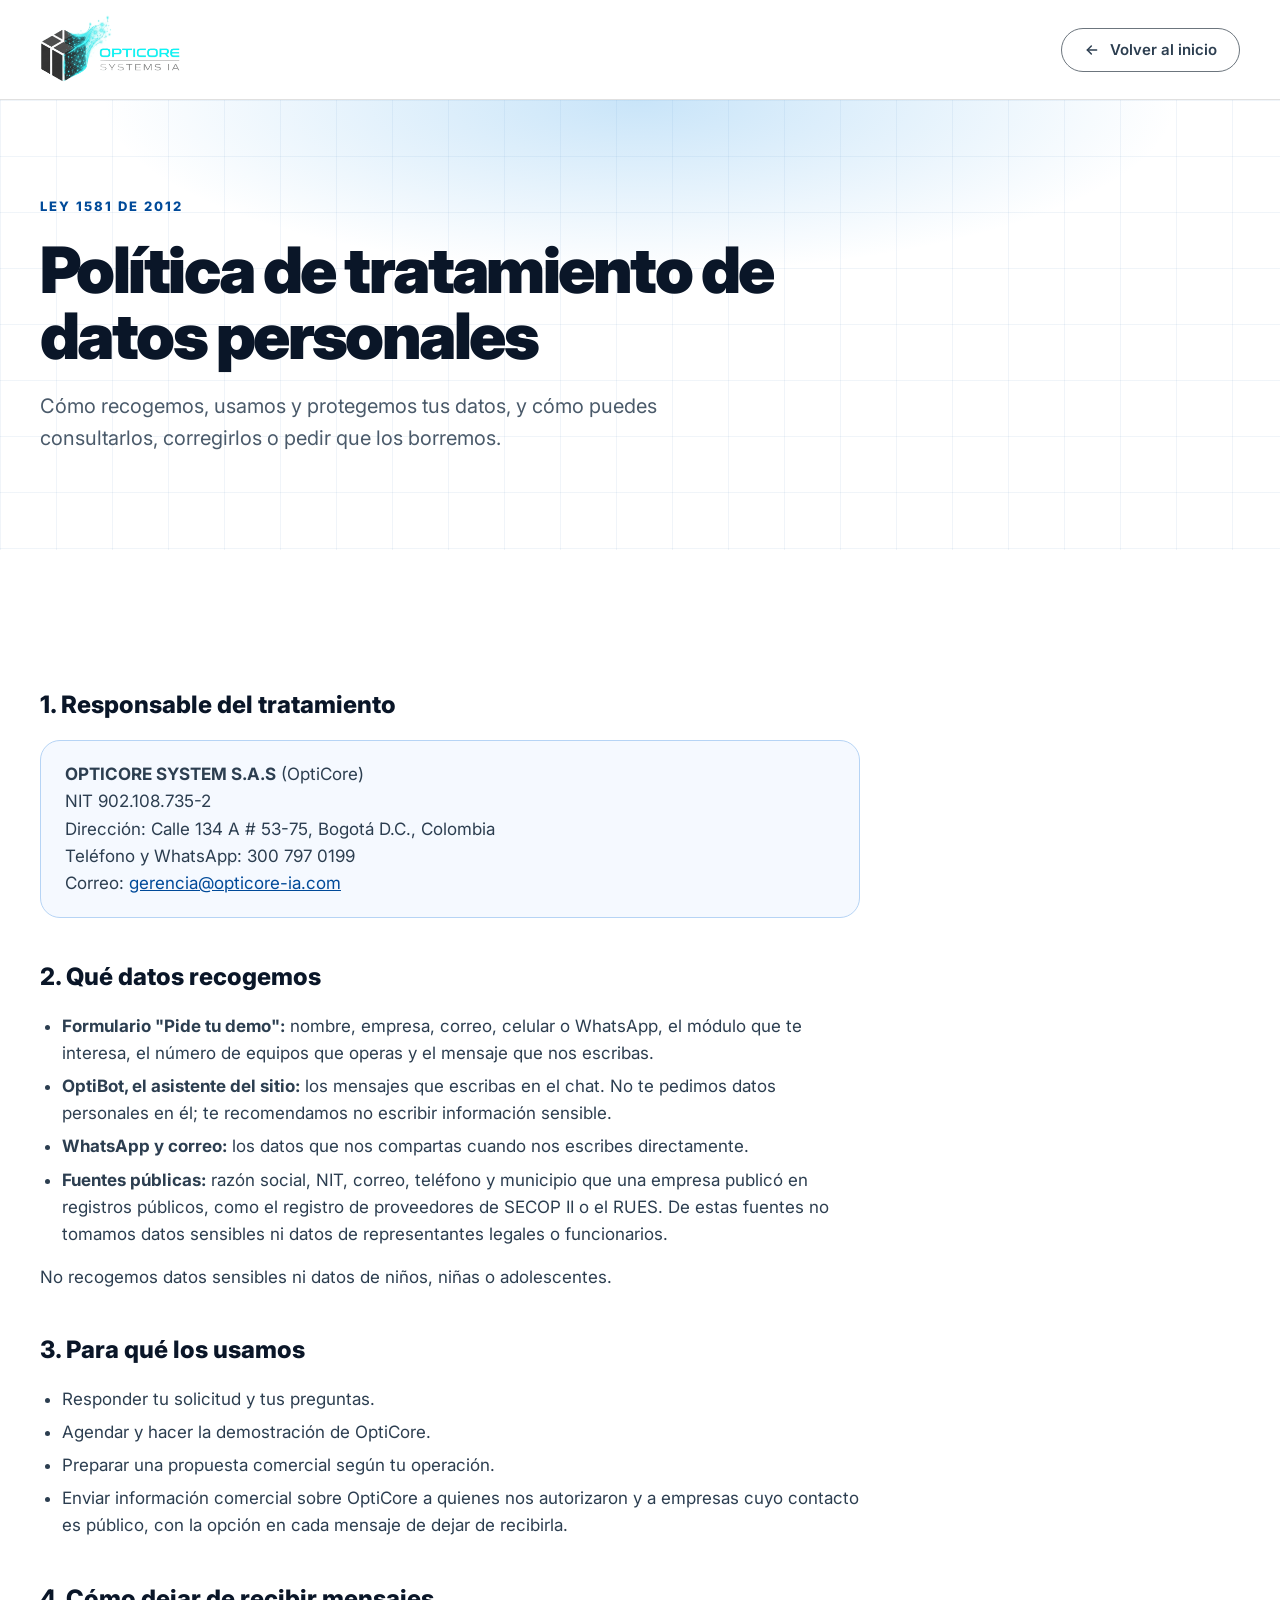
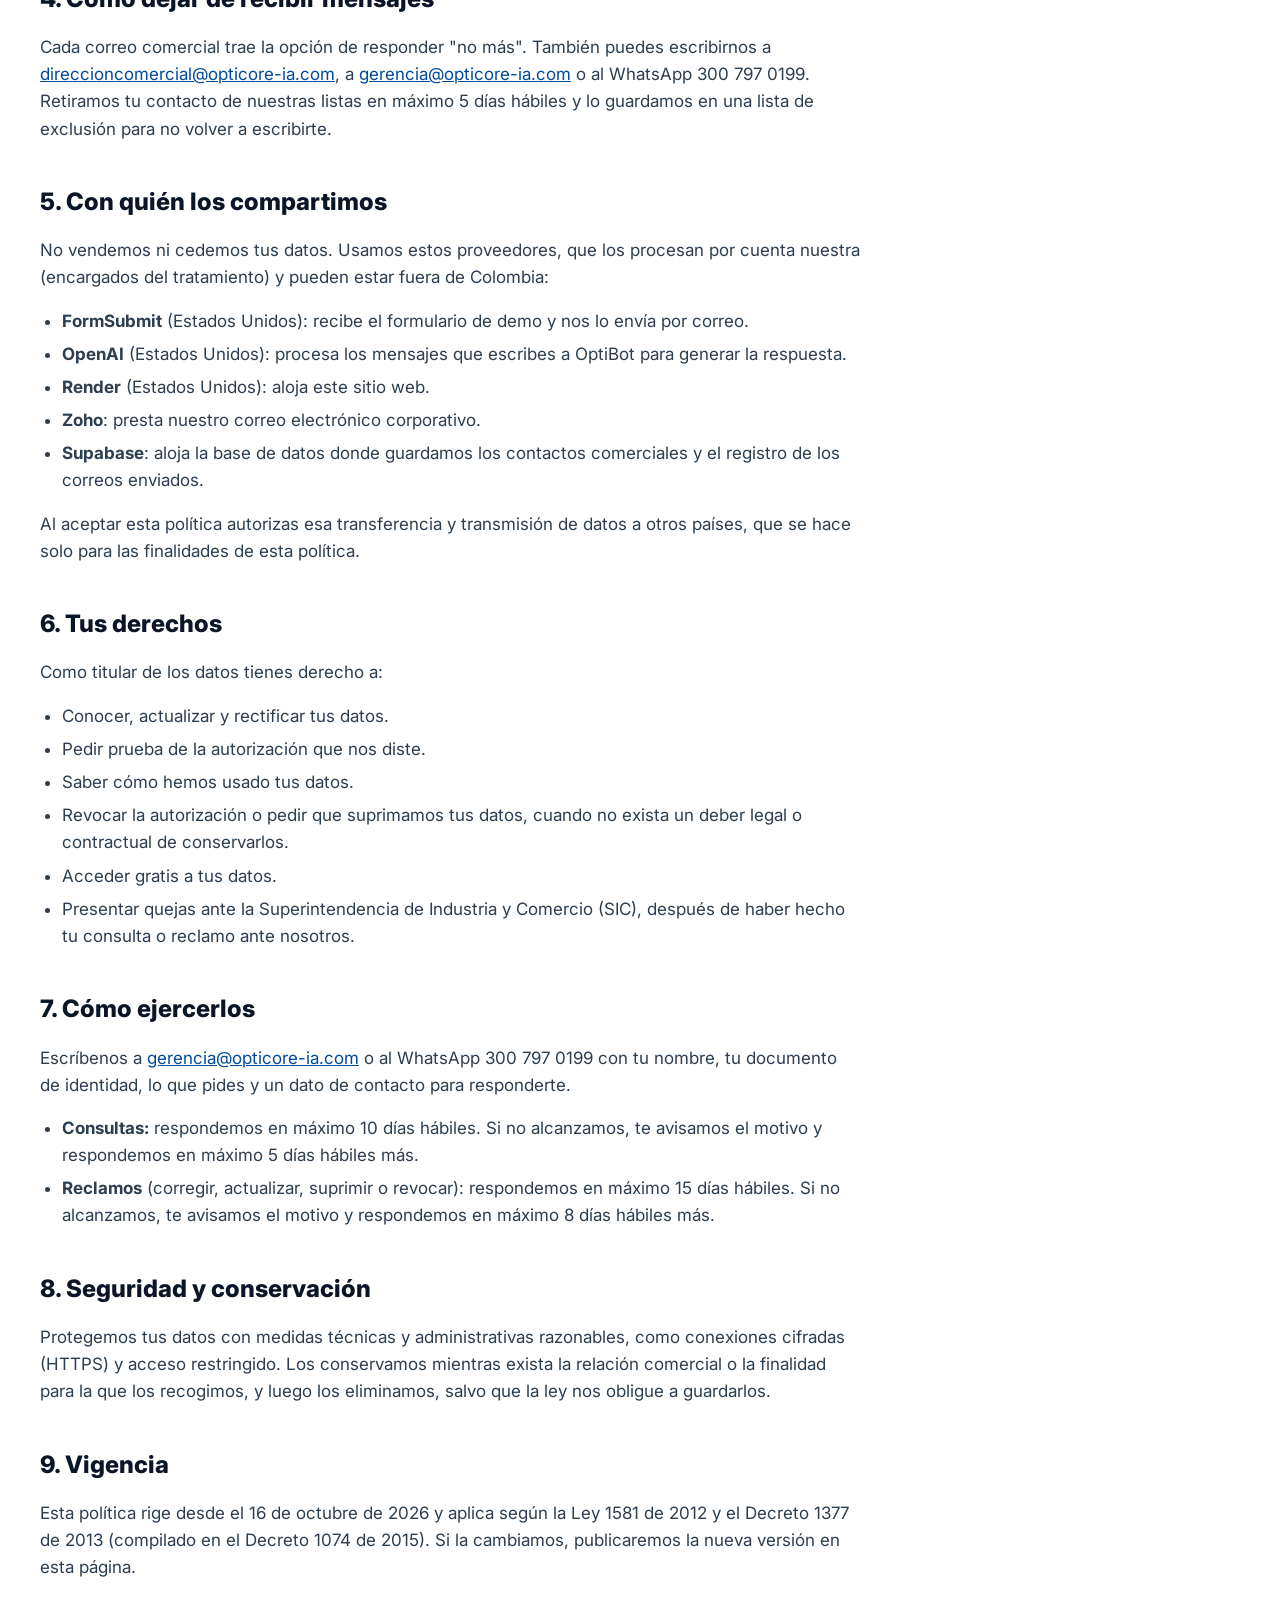
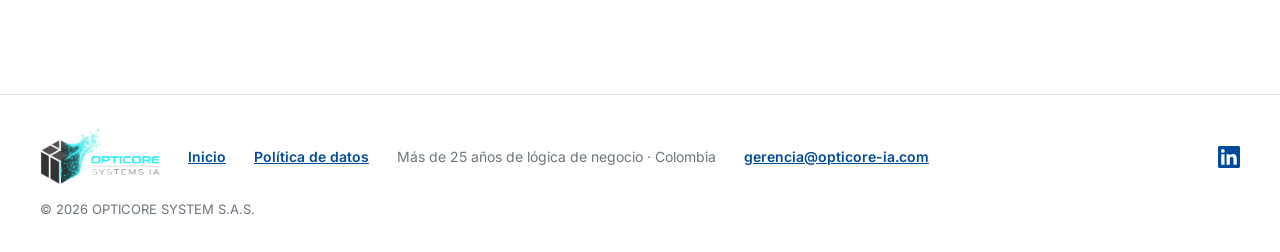
<file: privacidad.html>
<!DOCTYPE html>
<html lang="es-CO">
<head>
  <meta charset="UTF-8">
  <meta name="viewport" content="width=device-width, initial-scale=1.0">
  <meta name="robots" content="index, follow">
  <title>Política de tratamiento de datos personales | OptiCore</title>
  <meta name="description" content="Cómo OPTICORE SYSTEM S.A.S recoge, usa y protege tus datos personales, y cómo ejercer tus derechos según la Ley 1581 de 2012.">
  <meta name="theme-color" content="#004a99">
  <link rel="canonical" href="https://www.opticore-ia.com/privacidad.html">
  <meta property="og:url"         content="https://www.opticore-ia.com/privacidad.html">

  <meta property="og:title"       content="Política de tratamiento de datos personales · OptiCore">
  <meta property="og:description" content="Cómo recogemos, usamos y protegemos tus datos personales.">
  <meta property="og:image"       content="https://www.opticore-ia.com/og-image.png">
  <meta property="og:image:width"  content="1200">
  <meta property="og:image:height" content="630">
  <meta property="og:image:alt"   content="OptiCore: tu flota bajo control. Con o sin señal.">
  <meta property="og:type"        content="website">
  <meta property="og:locale"      content="es_CO">
  <meta name="twitter:card"       content="summary_large_image">
  <meta name="twitter:image"      content="https://www.opticore-ia.com/og-image.png">

  <link rel="icon" href="logo.png">
  <link rel="preconnect" href="https://fonts.googleapis.com">
  <link rel="preconnect" href="https://fonts.gstatic.com" crossorigin>
  <link href="https://fonts.googleapis.com/css2?family=Inter:wght@400;500;600;700;800;900&display=swap" rel="stylesheet">

  <link rel="stylesheet" href="css/landing.css">
</head>
<body>

<a class="skip-link" href="#contenido">Saltar al contenido</a>

<nav class="nav" aria-label="Principal">
  <div class="wrap nav-inner">
    <a class="nav-logo" href="index.html" aria-label="OptiCore, volver al inicio">
      <img src="logo.png" alt="OptiCore" width="140" height="52">
    </a>
    <a class="btn btn-contorno btn-sm" href="index.html">
      <svg width="16" height="16" viewBox="0 0 24 24" fill="none" stroke="#2c3e50" stroke-width="2.2" stroke-linecap="round" stroke-linejoin="round" aria-hidden="true"><path d="M19 12H5"/><path d="m11 6-6 6 6 6"/></svg>
      Volver al inicio
    </a>
  </div>
</nav>

<main id="contenido">

<header class="h-hero fondo-grid">
  <div class="wrap">
    <div class="eyebrow">LEY 1581 DE 2012</div>
    <h1>Política de tratamiento de datos personales</h1>
    <p class="sec-lead" style="font-size: 20px; max-width: 720px;">Cómo recogemos, usamos y protegemos tus datos, y cómo puedes consultarlos, corregirlos o pedir que los borremos.</p>
  </div>
</header>

<section class="sec">
  <div class="wrap legal">

    <h2>1. Responsable del tratamiento</h2>
    <div class="ficha">
      <p><b>OPTICORE SYSTEM S.A.S</b> (OptiCore)<br>
      NIT 902.108.735-2<br>
      Dirección: Calle 134 A # 53-75, Bogotá D.C., Colombia<br>
      Teléfono y WhatsApp: 300 797 0199<br>
      Correo: <a href="mailto:gerencia@opticore-ia.com">gerencia@opticore-ia.com</a></p>
    </div>

    <h2>2. Qué datos recogemos</h2>
    <ul>
      <li><b>Formulario "Pide tu demo":</b> nombre, empresa, correo, celular o WhatsApp, el módulo que te interesa, el número de equipos que operas y el mensaje que nos escribas.</li>
      <li><b>OptiBot, el asistente del sitio:</b> los mensajes que escribas en el chat. No te pedimos datos personales en él; te recomendamos no escribir información sensible.</li>
      <li><b>WhatsApp y correo:</b> los datos que nos compartas cuando nos escribes directamente.</li>
      <li><b>Fuentes públicas:</b> razón social, NIT, correo, teléfono y municipio que una empresa publicó en registros públicos, como el registro de proveedores de SECOP II o el RUES. De estas fuentes no tomamos datos sensibles ni datos de representantes legales o funcionarios.</li>
    </ul>
    <p>No recogemos datos sensibles ni datos de niños, niñas o adolescentes.</p>

    <h2>3. Para qué los usamos</h2>
    <ul>
      <li>Responder tu solicitud y tus preguntas.</li>
      <li>Agendar y hacer la demostración de OptiCore.</li>
      <li>Preparar una propuesta comercial según tu operación.</li>
      <li>Enviar información comercial sobre OptiCore a quienes nos autorizaron y a empresas cuyo contacto es público, con la opción en cada mensaje de dejar de recibirla.</li>
    </ul>

    <h2>4. Cómo dejar de recibir mensajes</h2>
    <p>Cada correo comercial trae la opción de responder "no más". También puedes escribirnos a <a href="mailto:direccioncomercial@opticore-ia.com">direccioncomercial@opticore-ia.com</a>, a <a href="mailto:gerencia@opticore-ia.com">gerencia@opticore-ia.com</a> o al WhatsApp 300 797 0199. Retiramos tu contacto de nuestras listas en máximo 5 días hábiles y lo guardamos en una lista de exclusión para no volver a escribirte.</p>

    <h2>5. Con quién los compartimos</h2>
    <p>No vendemos ni cedemos tus datos. Usamos estos proveedores, que los procesan por cuenta nuestra (encargados del tratamiento) y pueden estar fuera de Colombia:</p>
    <ul>
      <li><b>FormSubmit</b> (Estados Unidos): recibe el formulario de demo y nos lo envía por correo.</li>
      <li><b>OpenAI</b> (Estados Unidos): procesa los mensajes que escribes a OptiBot para generar la respuesta.</li>
      <li><b>Render</b> (Estados Unidos): aloja este sitio web.</li>
      <li><b>Zoho</b>: presta nuestro correo electrónico corporativo.</li>
      <li><b>Supabase</b>: aloja la base de datos donde guardamos los contactos comerciales y el registro de los correos enviados.</li>
    </ul>
    <p>Al aceptar esta política autorizas esa transferencia y transmisión de datos a otros países, que se hace solo para las finalidades de esta política.</p>

    <h2>6. Tus derechos</h2>
    <p>Como titular de los datos tienes derecho a:</p>
    <ul>
      <li>Conocer, actualizar y rectificar tus datos.</li>
      <li>Pedir prueba de la autorización que nos diste.</li>
      <li>Saber cómo hemos usado tus datos.</li>
      <li>Revocar la autorización o pedir que suprimamos tus datos, cuando no exista un deber legal o contractual de conservarlos.</li>
      <li>Acceder gratis a tus datos.</li>
      <li>Presentar quejas ante la Superintendencia de Industria y Comercio (SIC), después de haber hecho tu consulta o reclamo ante nosotros.</li>
    </ul>

    <h2>7. Cómo ejercerlos</h2>
    <p>Escríbenos a <a href="mailto:gerencia@opticore-ia.com">gerencia@opticore-ia.com</a> o al WhatsApp 300 797 0199 con tu nombre, tu documento de identidad, lo que pides y un dato de contacto para responderte.</p>
    <ul>
      <li><b>Consultas:</b> respondemos en máximo 10 días hábiles. Si no alcanzamos, te avisamos el motivo y respondemos en máximo 5 días hábiles más.</li>
      <li><b>Reclamos</b> (corregir, actualizar, suprimir o revocar): respondemos en máximo 15 días hábiles. Si no alcanzamos, te avisamos el motivo y respondemos en máximo 8 días hábiles más.</li>
    </ul>

    <h2>8. Seguridad y conservación</h2>
    <p>Protegemos tus datos con medidas técnicas y administrativas razonables, como conexiones cifradas (HTTPS) y acceso restringido. Los conservamos mientras exista la relación comercial o la finalidad para la que los recogimos, y luego los eliminamos, salvo que la ley nos obligue a guardarlos.</p>

    <h2>9. Vigencia</h2>
    <p>Esta política rige desde el 16 de octubre de 2026 y aplica según la Ley 1581 de 2012 y el Decreto 1377 de 2013 (compilado en el Decreto 1074 de 2015). Si la cambiamos, publicaremos la nueva versión en esta página.</p>

  </div>
</section>

</main>

<footer class="pie">
  <div class="wrap">
    <img src="logo.png" alt="OptiCore" width="120" height="45" loading="lazy">
    <a href="index.html">Inicio</a>
    <a href="privacidad.html">Política de datos</a>
    <span>Más de 25 años de lógica de negocio · Colombia</span>
    <a href="mailto:gerencia@opticore-ia.com">gerencia@opticore-ia.com</a>
    <a class="pie-in" href="https://www.linkedin.com/company/opticoreia/" target="_blank" rel="noopener" aria-label="OptiCore en LinkedIn">
      <svg width="22" height="22" viewBox="0 0 24 24" fill="#004a99" aria-hidden="true"><path d="M20.45 20.45h-3.55v-5.57c0-1.33-.03-3.04-1.85-3.04-1.86 0-2.14 1.45-2.14 2.94v5.67H9.35V9h3.41v1.56h.05c.48-.9 1.64-1.85 3.37-1.85 3.6 0 4.27 2.37 4.27 5.46v6.28zM5.34 7.43a2.06 2.06 0 1 1 0-4.12 2.06 2.06 0 0 1 0 4.12zM7.12 20.45H3.56V9h3.56v11.45zM22.22 0H1.77C.79 0 0 .77 0 1.73v20.54C0 23.23.79 24 1.77 24h20.45c.98 0 1.78-.77 1.78-1.73V1.73C24 .77 23.2 0 22.22 0z"/></svg>
    </a>
    <small class="pie-legal">© 2026 OPTICORE SYSTEM S.A.S.</small>
  </div>
</footer>

<script src="js/landing.js" defer></script>
</body>
</html>
</file>
<file: css/landing.css>
/* ==========================================================================
   OptiCore · Landing (rediseño 2026-10)
   Paleta del design system de OptiCore (base.css de AppTransporte).
   ========================================================================== */

:root {
  --brand:        #004a99;
  --brand-dark:   #002a5c;
  --brand-mid:    #0066cc;
  --brand-light:  #e7f0ff;
  --brand-line:   #b6d4f5;
  --brand-tint:   #f5f9ff;
  --accent:       #63b3ed;
  --noche:        #0a1628;
  --noche-line:   #1e3a5f;
  --ink:          #0a1628;
  --text:         #2c3e50;
  --text-2:       #4a5a6a;
  --muted:        #6c757d;
  --border:       #e0e0e0;
  --surface-2:    #f8f9fa;
  --bg:           #f4f7f6;
  --ok-bg:        #d4edda;
  --ok-text:      #155724;
  --warn-bg:      #fff3cd;
  --warn-text:    #856404;
  --danger-bg:    #f8d7da;
  --danger-text:  #721c24;
  --font:         'Inter', system-ui, -apple-system, sans-serif;
  --radius:       20px;
  --pill:         999px;
  --max:          1240px;
}

*, *::before, *::after { box-sizing: border-box; }
html { scroll-behavior: smooth; scroll-padding-top: 80px; }
body {
  margin: 0;
  font-family: var(--font);
  font-size: 16px;
  line-height: 1.6;
  color: var(--text);
  background: #ffffff;
  -webkit-font-smoothing: antialiased;
}
[hidden] { display: none !important; }
img { max-width: 100%; height: auto; display: block; }
a { color: var(--brand); }
a:hover { color: var(--brand-dark); }
h1, h2, h3 { margin: 0; color: var(--ink); }
p { margin: 0; }
:focus-visible { outline: 3px solid var(--brand); outline-offset: 3px; }

.sr-only {
  position: absolute; width: 1px; height: 1px; padding: 0; margin: -1px;
  overflow: hidden; clip: rect(0, 0, 0, 0); white-space: nowrap; border: 0;
}
.skip-link {
  position: absolute; left: 1rem; top: -100px; z-index: 100;
  background: var(--brand); color: #fff; padding: 10px 18px; border-radius: 0 0 8px 8px;
  font-weight: 700; text-decoration: none;
}
.skip-link:focus { top: 0; color: #fff; }

.wrap { max-width: var(--max); margin: 0 auto; padding: 0 20px; }
.sec { padding: 112px 0; }
.eyebrow { font-size: 13px; font-weight: 800; letter-spacing: 2px; color: var(--brand); }
.sec-title { font-size: 52px; line-height: 1.08; font-weight: 900; letter-spacing: -0.03em; }
.sec-lead { font-size: 18px; color: var(--text-2); }
.sec-head { display: flex; flex-direction: column; gap: 16px; max-width: 760px; margin-bottom: 48px; }

.texto-grad {
  background: linear-gradient(90deg, #004a99 0%, #0066cc 60%, #1e88e5 100%);
  -webkit-background-clip: text; background-clip: text; color: transparent;
}
.texto-grad-claro {
  background: linear-gradient(90deg, #ffffff 0%, #63b3ed 60%);
  -webkit-background-clip: text; background-clip: text; color: transparent;
}
.fondo-grid {
  background-color: #ffffff;
  background-image:
    radial-gradient(ellipse 60% 55% at 50% 0%, rgba(99, 179, 237, 0.35), transparent 70%),
    linear-gradient(rgba(0, 74, 153, 0.06) 1px, transparent 1px),
    linear-gradient(90deg, rgba(0, 74, 153, 0.06) 1px, transparent 1px);
  background-size: 100% 100%, 56px 56px, 56px 56px;
}
.fondo-noche {
  background-color: var(--noche);
  background-image:
    radial-gradient(ellipse 60% 60% at 50% 0%, rgba(0, 102, 204, 0.45), transparent 70%),
    linear-gradient(rgba(99, 179, 237, 0.07) 1px, transparent 1px),
    linear-gradient(90deg, rgba(99, 179, 237, 0.07) 1px, transparent 1px);
  background-size: 100% 100%, 56px 56px, 56px 56px;
}

/* ── Botones ── */
.btn {
  display: inline-flex; align-items: center; justify-content: center; gap: 10px;
  height: 56px; padding: 0 28px; border-radius: var(--pill);
  font: inherit; font-size: 17px; font-weight: 700; text-decoration: none; cursor: pointer;
  border: 0; transition: transform .15s ease, background-color .15s ease, box-shadow .15s ease;
}
.btn:active { transform: scale(0.98); }
.btn svg { flex-shrink: 0; }
.btn-primario { background: var(--brand); color: #fff; box-shadow: 0 8px 28px rgba(0, 74, 153, 0.35); }
.btn-primario:hover { background: var(--brand-dark); color: #fff; }
.btn-contorno { background: #fff; color: var(--text); border: 1.5px solid var(--muted); font-weight: 600; }
.btn-contorno:hover { border-color: var(--text); color: var(--ink); }
.btn-blanco { background: #fff; color: var(--brand); }
.btn-blanco:hover { background: var(--brand-light); color: var(--brand-dark); }
.btn-sm { height: 44px; padding: 0 22px; font-size: 15px; }
.btn-linea { height: 48px; padding: 0 20px; font-size: 16px; background: transparent; color: var(--brand); border: 1.5px solid var(--brand); white-space: nowrap; }
.btn-linea:hover { background: var(--brand); color: #fff; }
.btn-linea:hover svg { stroke: #fff; }

/* ── Chips de estado ── */
.chip { display: inline-block; padding: 3px 10px; border-radius: var(--pill); font-size: 12px; font-weight: 700; line-height: 1.5; }
.chip-ok   { background: var(--ok-bg);   color: var(--ok-text); }
.chip-warn { background: var(--warn-bg); color: var(--warn-text); }
.chip-servicio { background: var(--brand-light); color: var(--brand); }
.chip-rev  { background: var(--warn-bg); color: var(--warn-text); font-size: 11px; font-weight: 800; letter-spacing: .5px; }
.chips { display: flex; gap: 8px; flex-wrap: wrap; }

/* ── Navegación ── */
.nav {
  position: sticky; top: 0; z-index: 50;
  background: rgba(255, 255, 255, 0.9);
  -webkit-backdrop-filter: blur(12px); backdrop-filter: blur(12px);
  border-bottom: 1px solid var(--border);
}
.nav-inner { display: flex; align-items: center; justify-content: space-between; gap: 24px; padding-top: 14px; padding-bottom: 14px; }
.nav-logo img { width: 140px; }
.nav-links { display: flex; align-items: center; gap: 32px; font-size: 15px; font-weight: 600; }
.nav-links a { color: var(--text); text-decoration: none; }
.nav-links a:hover, .nav-links a[aria-current="true"] { color: var(--brand); }
.menu-btn {
  display: none; width: 48px; height: 48px; border: 1.5px solid var(--muted); border-radius: 10px;
  background: #fff; align-items: center; justify-content: center; cursor: pointer;
}
.menu-movil { display: none; border-top: 1px solid var(--border); padding: 8px 20px 20px; flex-direction: column; font-size: 18px; font-weight: 600; }
.menu-movil.abierto { display: flex; }
.menu-movil a { padding: 12px 0; color: var(--text); text-decoration: none; }
.menu-movil .btn { margin-top: 8px; height: 52px; }

/* ── Hero ── */
.hero { overflow: hidden; }
.hero-inner { display: flex; flex-direction: column; align-items: center; text-align: center; gap: 28px; padding-top: 112px; }
.pastilla {
  display: inline-flex; align-items: center; gap: 10px; padding: 6px 12px 6px 6px; border-radius: var(--pill);
  border: 1px solid var(--brand-line); background: #fff; color: var(--text); font-size: 14px; font-weight: 500;
  text-decoration: none; box-shadow: 0 1px 3px rgba(0, 0, 0, 0.06);
}
.pastilla:hover { color: var(--ink); border-color: var(--brand); }
.pastilla b { padding: 2px 10px; border-radius: var(--pill); background: var(--brand); color: #fff; font-weight: 800; font-size: 12px; }
.hero h1 { font-size: 76px; line-height: 1.02; font-weight: 900; letter-spacing: -0.04em; max-width: 1000px; }
.hero-lead { font-size: 20px; color: var(--text-2); max-width: 680px; }
.hero-ctas { display: flex; flex-wrap: wrap; justify-content: center; gap: 12px; }

.producto { position: relative; width: 100%; max-width: 1080px; margin-top: 40px; }
.navegador {
  border-radius: 16px 16px 0 0; border: 1px solid #d5dde5; border-bottom: 0; background: #fff;
  padding: 12px 12px 0; box-shadow: 0 -10px 60px rgba(0, 74, 153, 0.18);
}
.navegador-barra { display: flex; align-items: center; gap: 8px; padding: 4px 6px 12px; font-size: 12px; color: var(--muted); }
.navegador-barra i { width: 10px; height: 10px; border-radius: 50%; background: #d5dde5; }
.navegador-barra span { margin-left: 12px; }
.panel { background: var(--bg); border-radius: 10px 10px 0 0; padding: 24px; display: flex; flex-direction: column; gap: 16px; text-align: left; }
.kpis { display: grid; grid-template-columns: repeat(auto-fit, minmax(160px, 1fr)); gap: 12px; }
.kpi { background: #fff; border: 1px solid var(--border); border-radius: 10px; padding: 14px 16px; }
.kpi small { display: block; font-size: 11px; font-weight: 700; letter-spacing: .08em; color: var(--muted); }
.kpi strong { font-size: 28px; font-weight: 800; color: var(--text); }
.kpi strong.warn { color: var(--warn-text); }
.lista { background: #fff; border: 1px solid var(--border); border-radius: 10px; overflow: hidden; }
.lista div { display: flex; justify-content: space-between; align-items: center; gap: 12px; padding: 12px 16px; border-bottom: 1px solid var(--border); font-weight: 600; }
.lista div:last-child { border-bottom: 0; }
.lista .ok { font-size: 13px; font-weight: 700; color: var(--ok-text); white-space: nowrap; }

.telefono {
  position: absolute; right: -24px; bottom: 0; width: 230px; height: 400px;
  border-radius: 32px; background: #0f172a; border: 6px solid #1e293b;
  box-shadow: 0 30px 60px rgba(10, 22, 40, 0.35); padding: 18px 14px;
  display: flex; flex-direction: column; gap: 10px; text-align: left; color: #fff;
}
.telefono small { font-size: 11px; font-weight: 800; letter-spacing: 1px; color: #94a3b8; }
.telefono strong { font-size: 22px; font-weight: 900; }
.telefono p { font-size: 13px; color: #cbd5e1; }
.telefono .mapa { flex: 1; border-radius: 14px; background: #1e293b; overflow: hidden; }
.telefono .mapa svg { width: 100%; height: 100%; }
.telefono .aviso { padding: 8px 10px; border-radius: 10px; background: #fbbf24; color: #0f172a; font-size: 12px; font-weight: 800; }
.telefono .fin { height: 44px; border-radius: 8px; background: #b91c1c; font-size: 14px; font-weight: 900; display: flex; align-items: center; justify-content: center; }

/* ── Clientes ── */
.clientes { border-top: 1px solid var(--border); border-bottom: 1px solid var(--border); background: var(--surface-2); padding: 40px 0; overflow: hidden; }
.clientes > p { text-align: center; font-size: 14px; font-weight: 600; letter-spacing: .5px; color: var(--muted); margin-bottom: 24px; }
.marquesina-caja { overflow: hidden; -webkit-mask-image: linear-gradient(90deg, transparent, #000 10%, #000 90%, transparent); mask-image: linear-gradient(90deg, transparent, #000 10%, #000 90%, transparent); }
.marquesina { display: flex; gap: 20px; width: max-content; animation: desliza 40s linear infinite; list-style: none; margin: 0; padding: 0; }
.marquesina-caja:hover .marquesina { animation-play-state: paused; }
.logo-cliente {
  width: 180px; height: 72px; border-radius: 10px; border: 1px dashed #adb5bd; background: #fff;
  display: flex; align-items: center; justify-content: center; font-size: 13px; color: var(--muted); padding: 12px;
}
.logo-cliente img { max-height: 48px; width: auto; filter: grayscale(1); opacity: .8; transition: filter .2s, opacity .2s; }
.logo-cliente:hover img { filter: none; opacity: 1; }
@keyframes desliza { from { transform: translateX(0); } to { transform: translateX(-50%); } }

/* ── Legado (franja) ── */
.legado { padding-top: 56px; }
.legado-caja {
  border-radius: var(--radius); border: 1px solid var(--brand-line); background: var(--brand-tint);
  padding: 28px 32px; display: flex; flex-wrap: wrap; align-items: center; gap: 24px 40px;
}
.legado-num { font-size: 72px; font-weight: 900; line-height: 1; letter-spacing: -0.05em; }
.legado-caja p { flex: 1 1 420px; font-size: 18px; line-height: 1.5; }
.legado-caja p strong { color: var(--ink); }

/* ── Módulos (bento) ── */
.bento { display: grid; grid-template-columns: repeat(4, minmax(0, 1fr)); gap: 16px; }
.span-2 { grid-column: span 2; }
.mod {
  border-radius: var(--radius); padding: 28px; background: #fff; border: 1px solid var(--border);
  display: flex; flex-direction: column; gap: 12px; transition: transform .2s ease, box-shadow .2s ease, border-color .2s ease;
}
.mod:hover { transform: translateY(-3px); box-shadow: 0 12px 32px rgba(0, 74, 153, 0.12); border-color: var(--brand-line); }
.mod h3 { font-size: 20px; font-weight: 800; }
.mod p { font-size: 15px; color: var(--text-2); }
.mod .chip { margin-top: auto; align-self: flex-start; }
.mod-estrella {
  background: linear-gradient(150deg, #004a99 0%, #002a5c 100%); border: 0; padding: 32px; min-height: 320px;
  box-shadow: 0 16px 40px rgba(0, 74, 153, 0.25);
}
.mod-estrella h3 { font-size: 30px; font-weight: 900; letter-spacing: -0.02em; color: #fff; }
.mod-estrella p { font-size: 17px; color: #e2e8f0; max-width: 520px; }
.etiquetas { margin-top: auto; display: flex; flex-wrap: wrap; gap: 8px; font-size: 13px; font-weight: 600; color: #fff; }
.etiquetas span { padding: 6px 12px; border-radius: var(--pill); background: rgba(255, 255, 255, 0.15); }
.mod-bot { background: var(--brand-light); border-color: var(--brand-line); }
.mod-bot p { color: var(--text); }
.burbuja { padding: 12px 14px; border-radius: 12px; background: #fff; border: 1px solid var(--brand-line); font-size: 14px; }

/* ── Sin señal ── */
.senal { color: #e2e8f0; }
.senal .wrap { display: flex; flex-direction: column; gap: 48px; align-items: center; text-align: center; }
.senal .sec-head { align-items: center; margin: 0; max-width: 820px; }
.senal .eyebrow { color: var(--accent); }
.senal .sec-title { color: #fff; }
.senal .sec-lead { color: #cbd5e1; }
.tabla-caja { width: 100%; border-radius: var(--radius); border: 1px solid var(--noche-line); background: rgba(11, 20, 36, 0.85); overflow-x: auto; text-align: left; }
.tabla-caja table { width: 100%; border-collapse: collapse; font-size: 16px; min-width: 560px; }
.tabla-caja caption { text-align: left; padding: 20px 24px 8px; font-weight: 700; font-size: 17px; color: #fff; }
.tabla-caja th, .tabla-caja td { padding: 16px 24px; border-bottom: 1px solid var(--noche-line); text-align: left; }
.tabla-caja tr:last-child th, .tabla-caja tr:last-child td { border-bottom: 0; }
.tabla-caja thead th { font-size: 12px; font-weight: 700; letter-spacing: .08em; color: #94a3b8; padding-top: 14px; padding-bottom: 14px; }
.tabla-caja tbody th { font-weight: 600; color: #e2e8f0; }
.tabla-caja td { color: #cbd5e1; }
.tabla-caja td.si { font-weight: 700; color: var(--accent); }

/* ── Diferenciales ── */
.difs { display: grid; grid-template-columns: repeat(3, minmax(0, 1fr)); gap: 40px 48px; }
.dif { display: flex; flex-direction: column; gap: 10px; }
.dif-num { font-size: 44px; font-weight: 900; line-height: 1; }
.dif h3 { font-size: 19px; font-weight: 800; }
.dif p { font-size: 15px; color: var(--text-2); }

/* ── Contacto ── */
.contacto { padding: 0 0 112px; }
.contacto-caja {
  border-radius: 28px; background: linear-gradient(135deg, #004a99 0%, #002a5c 100%);
  padding: 56px 40px; display: flex; flex-wrap: wrap; gap: 48px; box-shadow: 0 24px 80px rgba(0, 74, 153, 0.3);
}
.contacto-texto { flex: 1 1 380px; min-width: 0; display: flex; flex-direction: column; gap: 20px; }
.contacto-texto .sec-title { color: #fff; }
.contacto-texto p { font-size: 18px; color: #e2e8f0; }
.wa {
  display: flex; align-items: center; justify-content: space-between; gap: 12px; padding: 16px 20px;
  border-radius: 14px; background: rgba(5, 11, 22, 0.3); border: 1px solid rgba(255, 255, 255, 0.25);
  color: #fff; text-decoration: none;
}
.wa:hover { background: rgba(5, 11, 22, 0.45); color: #fff; }
.wa b { display: block; }
.wa small { font-size: 14px; color: #e2e8f0; }
.was { display: flex; flex-direction: column; gap: 12px; margin-top: 8px; }

.form-caja { flex: 1 1 480px; min-width: 0; background: #fff; color: var(--text); border-radius: var(--radius); padding: 32px; }
.form-caja h3 { font-size: 22px; font-weight: 800; margin-bottom: 18px; }
.form { display: flex; flex-direction: column; gap: 18px; }
.form-2 { display: grid; grid-template-columns: repeat(2, minmax(0, 1fr)); gap: 18px; }
.campo { display: flex; flex-direction: column; gap: 6px; }
.campo label { font-size: 13px; font-weight: 600; }
.campo input, .campo select, .campo textarea {
  height: 48px; padding: 0 14px; border: 1.5px solid var(--muted); border-radius: 6px;
  font: inherit; font-size: 16px; color: var(--text); background: #fff; width: 100%;
}
.campo select { padding: 0 12px; }
.campo textarea { height: auto; padding: 12px 14px; resize: vertical; }
.campo input::placeholder, .campo textarea::placeholder { color: var(--muted); }
.campo input:focus, .campo select:focus, .campo textarea:focus { outline: none; border-color: var(--brand); box-shadow: 0 0 0 4px rgba(0, 74, 153, 0.12); }
.campo [aria-invalid="true"] { border-color: #dc3545; }
.honey { position: absolute; left: -9999px; }
.autoriza { display: flex; align-items: flex-start; gap: 10px; font-size: 14px; line-height: 1.5; color: var(--text-2); }
.autoriza input { width: 20px; height: 20px; margin: 1px 0 0; flex-shrink: 0; accent-color: var(--brand); cursor: pointer; }
.autoriza input[aria-invalid="true"] { outline: 2px solid #dc3545; outline-offset: 2px; }
.form .btn { height: 54px; width: 100%; }
.form-error { display: none; padding: 12px 14px; border-radius: 6px; border: 1.5px solid #dc3545; background: var(--danger-bg); color: var(--danger-text); font-size: 14px; font-weight: 600; }
.form-error.visible { display: block; }
.form-ok { display: none; flex-direction: column; gap: 12px; align-items: flex-start; padding: 24px 0; }
.form-ok.visible { display: flex; }
.form-ok .check { width: 48px; height: 48px; border-radius: 50%; background: var(--ok-bg); display: flex; align-items: center; justify-content: center; }
.form-ok p { color: var(--muted); }

/* ── Pie ── */
.pie { border-top: 1px solid var(--border); }
.pie .wrap { padding-top: 32px; padding-bottom: 32px; display: flex; flex-wrap: wrap; gap: 16px 32px; align-items: center; justify-content: space-between; font-size: 14px; color: var(--muted); }
.pie img { width: 120px; }
.pie a { font-weight: 600; }
.pie .wrap { justify-content: flex-start; gap: 12px 28px; }
.pie-in { display: inline-flex; margin-left: auto; }
.pie-legal { flex-basis: 100%; font-size: 13px; }

/* ── Política de datos ── */
.legal > * { max-width: 820px; }
.legal { display: flex; flex-direction: column; gap: 16px; font-size: 17px; }
.legal h2 { font-size: 24px; font-weight: 800; margin-top: 24px; }
.legal ul { margin: 0; padding-left: 22px; display: flex; flex-direction: column; gap: 6px; }
.legal .ficha { padding: 20px 24px; border-radius: var(--radius); background: var(--brand-tint); border: 1px solid var(--brand-line); }
.pendiente { background: var(--warn-bg); color: var(--warn-text); padding: 0 6px; border-radius: 4px; font-weight: 700; }

/* ── Historia ── */
.h-hero .wrap { padding-top: 96px; padding-bottom: 96px; display: flex; flex-direction: column; gap: 20px; }
.h-hero h1 { font-size: 64px; line-height: 1.04; font-weight: 900; letter-spacing: -0.04em; max-width: 900px; }
.h-cuerpo { display: flex; flex-wrap: wrap; gap: 56px; align-items: flex-start; }
.h-relato { flex: 1 1 440px; min-width: 0; display: flex; flex-direction: column; gap: 20px; font-size: 18px; }
.cita { margin: 8px 0 0; padding: 28px; border-radius: var(--radius); background: var(--brand-tint); border: 1px solid var(--brand-line); }
.cita blockquote { margin: 0; font-size: 22px; line-height: 1.45; font-weight: 700; color: var(--ink); }
.cita figcaption { margin-top: 14px; font-size: 15px; color: var(--text-2); }
.h-linea { flex: 1 1 380px; min-width: 0; }
.mega { font-size: 200px; font-weight: 900; line-height: .9; letter-spacing: -0.06em; }
.h-linea > p { font-size: 18px; font-weight: 600; color: var(--text-2); margin: 8px 0 28px; }
.tiempo { list-style: none; margin: 0; padding: 0; border-left: 2px solid var(--brand-line); }
.tiempo li { position: relative; padding: 0 0 28px 24px; }
.tiempo li:last-child { padding-bottom: 0; }
.tiempo li::before { content: ''; position: absolute; left: -8px; top: 4px; width: 14px; height: 14px; border-radius: 50%; background: var(--brand-line); border: 2px solid #fff; }
.tiempo li.hoy::before { left: -9px; top: 3px; width: 16px; height: 16px; background: var(--brand); border: 0; box-shadow: 0 0 0 4px rgba(0, 74, 153, 0.15); }
.tiempo small { font-size: 13px; font-weight: 800; letter-spacing: 1px; color: var(--muted); }
.tiempo li.hoy small { color: var(--brand); }
.tiempo b { display: block; font-size: 18px; color: var(--ink); }
.tiempo span { font-size: 15px; color: var(--text-2); }
.h-cta { padding-bottom: 96px; }
.h-cta-caja { border-radius: 24px; background: linear-gradient(135deg, #004a99 0%, #002a5c 100%); padding: 48px 40px; display: flex; flex-wrap: wrap; align-items: center; justify-content: space-between; gap: 24px; }
.h-cta-caja h2 { font-size: 32px; line-height: 1.15; font-weight: 900; letter-spacing: -0.02em; color: #fff; max-width: 560px; }

/* ── OptiBot: el widget de siempre con la paleta nueva ── */
#optibot-widget {
  --bg: #ffffff; --bg2: #f4f7f6; --card: #ffffff; --card-b: #e0e0e0;
  --cyan: #004a99; --cyan-hover: #002a5c; --cyan-06: rgba(0, 74, 153, 0.06);
  --cyan-glow: 0 8px 28px rgba(0, 74, 153, 0.35);
  --green: #155724; --red: #b91c1c; --text: #2c3e50; --muted: #6c757d;
  --r-lg: 20px; --fh: var(--font); --fb: var(--font); --ease: cubic-bezier(0.4, 0, 0.2, 1);
}
#optibot-widget .optibot-input-area input::placeholder { color: #6c757d; }

/* ── Animación de entrada ── */
.reveal { opacity: 0; transform: translateY(20px); transition: opacity .6s ease, transform .6s ease; }
.reveal.revealed { opacity: 1; transform: none; }

@media (prefers-reduced-motion: reduce) {
  html { scroll-behavior: auto; }
  .marquesina { animation: none; }
  .reveal { opacity: 1; transform: none; transition: none; }
  .btn, .mod { transition: none; }
}

/* ── Responsive ── */
@media (max-width: 1080px) {
  .bento { grid-template-columns: repeat(2, minmax(0, 1fr)); }
  .difs { grid-template-columns: repeat(2, minmax(0, 1fr)); }
}
@media (max-width: 760px) {
  .nav-links, .nav-cta { display: none; }
  .menu-btn { display: flex; }
  .hero-inner { padding-top: 72px; }
  .hero h1 { font-size: 42px; }
  .hero-lead { font-size: 18px; }
  .sec { padding: 72px 0; }
  .sec-title { font-size: 32px; }
  .bento, .difs, .form-2 { grid-template-columns: minmax(0, 1fr); }
  .span-2 { grid-column: span 1; }
  .telefono { display: none; }
  .producto { margin-top: 16px; }
  .panel { padding: 14px; gap: 10px; }
  .kpis { grid-template-columns: repeat(3, minmax(0, 1fr)); gap: 8px; }
  .kpi { padding: 10px; }
  .kpi small { font-size: 9px; letter-spacing: .04em; }
  .kpi strong { font-size: 14px; overflow-wrap: anywhere; }
  .lista div { padding: 10px 12px; font-size: 13px; }
  .navegador-barra span { font-size: 11px; }
  .legado-num { font-size: 56px; }
  .contacto-caja { padding: 36px 20px; border-radius: 20px; }
  .form-caja { padding: 24px 20px; }
  .h-hero h1 { font-size: 38px; }
  .h-hero .wrap { padding-top: 56px; padding-bottom: 56px; }
  .mega { font-size: 120px; }
  .h-cta-caja { padding: 32px 20px; }
  .h-cta-caja h2 { font-size: 26px; }
}

/* Aviso de datos en el saludo de OptiBot */
#optibot-widget .bot-aviso { display: block; margin-top: 8px; font-size: 12px; color: #6c757d; }
#optibot-widget .bot-aviso a { color: #004a99; }
</file>
<file: css/optibot.css>
/* ==========================================================================
   OPTIBOT WIDGET
   OptiCore Systems IA v3.0
   ========================================================================== */

.optibot-widget {
  position: fixed;
  bottom: 28px;
  right: 28px;
  z-index: 2000;
  display: flex;
  flex-direction: column;
  align-items: flex-end;
}

/* ── BOTÓN FLOTANTE ── */
.optibot-toggle {
  width: 58px;
  height: 58px;
  border-radius: 50%;
  background: var(--cyan);
  border: none;
  box-shadow: var(--cyan-glow);
  display: flex;
  align-items: center;
  justify-content: center;
  position: relative;
  transition: transform 0.3s var(--ease), background 0.3s;
  /* Entrada animada */
  animation: optibot-entrance 0.8s 3s both;
}
@keyframes optibot-entrance {
  from { transform: scale(0) rotate(-180deg); opacity: 0; }
  to   { transform: scale(1) rotate(0deg);    opacity: 1; }
}

.optibot-toggle:hover  { transform: scale(1.06); background: var(--cyan-hover); }
.optibot-toggle:focus-visible { outline: 2px solid #fff; outline-offset: 3px; }

/* Indicador de no-leídos */
.optibot-toggle[data-unread]::after {
  content: attr(data-unread);
  position: absolute;
  top: -4px; right: -4px;
  background: var(--red);
  color: #fff;
  font-size: 0.62rem;
  font-weight: 700;
  width: 18px; height: 18px;
  border-radius: 50%;
  display: flex;
  align-items: center;
  justify-content: center;
  border: 2px solid var(--bg);
}

.bot-icon { font-size: 1.75rem; line-height: 1; }

.bot-tooltip {
  position: absolute;
  right: 70px;
  background: var(--card);
  border: 1px solid var(--cyan);
  color: var(--text);
  padding: 6px 12px;
  border-radius: 8px;
  font-size: 0.82rem;
  white-space: nowrap;
  opacity: 0;
  pointer-events: none;
  transition: opacity 0.3s, transform 0.3s;
  transform: translateX(8px);
}
.optibot-toggle:hover .bot-tooltip,
.optibot-toggle:focus .bot-tooltip {
  opacity: 1;
  transform: translateX(0);
}

/* ── VENTANA DE CHAT ── */
.optibot-window {
  width: 340px;
  height: 490px;
  max-height: calc(100vh - 110px);
  background: var(--bg2);
  border: 1px solid var(--card-b);
  border-radius: var(--r-lg);
  box-shadow:
    0 0 0 1px rgba(0, 210, 255, 0.14),
    0 20px 60px rgba(0, 0, 0, 0.6),
    0 0 80px rgba(0, 210, 255, 0.05);
  display: flex;
  flex-direction: column;
  margin-bottom: 16px;
  overflow: hidden;
  opacity: 0;
  pointer-events: none;
  transform: translateY(16px) scale(0.97);
  transition: opacity 0.3s var(--ease), transform 0.3s var(--ease);
  /* Accesibilidad: el diálogo debe ser anunciado */
}

.optibot-window.active {
  opacity: 1;
  pointer-events: all;
  transform: translateY(0) scale(1);
}

/* ── HEADER ── */
.optibot-header {
  display: flex;
  justify-content: space-between;
  align-items: center;
  padding: 14px 18px;
  background: rgba(255, 255, 255, 0.02);
  border-bottom: 1px solid var(--card-b);
  flex-shrink: 0;
}

.optibot-info { display: flex; align-items: center; gap: 10px; }
.bot-avatar   { font-size: 1.45rem; line-height: 1; }
.bot-text     { display: flex; flex-direction: column; }
.bot-text strong { font-family: var(--fh); font-size: 0.96rem; color: var(--cyan); }
.bot-text span   { font-size: 0.72rem; color: var(--muted); }

/* Indicador online */
.bot-status {
  display: inline-flex;
  align-items: center;
  gap: 4px;
  font-size: 0.68rem;
  color: var(--green);
}
.bot-status::before {
  content: '';
  width: 6px; height: 6px;
  border-radius: 50%;
  background: var(--green);
  animation: pulse 2s infinite;
}

.optibot-close {
  background: none;
  border: none;
  color: var(--muted);
  font-size: 1.4rem;
  line-height: 1;
  padding: 4px 8px;
  border-radius: 6px;
  transition: color 0.2s, background 0.2s;
}
.optibot-close:hover  { color: var(--red); background: rgba(255, 82, 82, 0.1); }
.optibot-close:focus-visible { outline: 2px solid var(--cyan); outline-offset: 2px; }

/* ── MENSAJES ── */
/* aria-live="polite" debe estar en el HTML */
.optibot-messages {
  flex: 1;
  padding: 18px;
  overflow-y: auto;
  display: flex;
  flex-direction: column;
  gap: 10px;
  scroll-behavior: smooth;
}

/* Scrollbar dentro del chat */
.optibot-messages::-webkit-scrollbar { width: 4px; }
.optibot-messages::-webkit-scrollbar-thumb { background: rgba(0, 210, 255, 0.2); border-radius: 2px; }

.msg {
  max-width: 88%;
  padding: 11px 15px;
  border-radius: 14px;
  font-size: 0.88rem;
  line-height: 1.55;
  word-break: break-word;
}

.bot-msg {
  background: var(--card);
  color: var(--text);
  border: 1px solid var(--card-b);
  align-self: flex-start;
  border-bottom-left-radius: 4px;
}

.user-msg {
  background: var(--cyan-06);
  color: var(--cyan);
  border: 1px solid rgba(0, 210, 255, 0.2);
  align-self: flex-end;
  border-bottom-right-radius: 4px;
}

/* Indicador de escritura animado */
.typing-dots {
  display: inline-flex;
  align-items: center;
  gap: 4px;
  padding: 4px 0;
}
.typing-dots span {
  width: 6px; height: 6px;
  border-radius: 50%;
  background: var(--muted);
  animation: typing-bounce 1.4s infinite;
}
.typing-dots span:nth-child(2) { animation-delay: 0.2s; }
.typing-dots span:nth-child(3) { animation-delay: 0.4s; }
@keyframes typing-bounce {
  0%, 80%, 100% { transform: translateY(0); opacity: 0.5; }
  40%           { transform: translateY(-6px); opacity: 1; }
}

/* ── ÁREA DE INPUT ── */
.optibot-input-area {
  display: flex;
  align-items: center;
  padding: 12px 14px;
  background: rgba(255, 255, 255, 0.02);
  border-top: 1px solid var(--card-b);
  gap: 10px;
  flex-shrink: 0;
}

.optibot-input-area input {
  flex: 1;
  background: transparent;
  border: none;
  color: var(--text);
  font-family: var(--fb);
  font-size: 0.88rem;
  outline: none;
  min-width: 0;
}
.optibot-input-area input::placeholder { color: rgba(255, 255, 255, 0.28); }

#optibot-send {
  background: var(--cyan);
  color: var(--bg);
  border: none;
  width: 34px; height: 34px;
  border-radius: 50%;
  display: flex;
  align-items: center;
  justify-content: center;
  flex-shrink: 0;
  transition: transform 0.2s, background 0.2s;
}
#optibot-send:hover  { transform: scale(1.12); background: var(--cyan-hover); }
#optibot-send:focus-visible { outline: 2px solid #fff; outline-offset: 2px; }
#optibot-send:disabled { opacity: 0.4; cursor: not-allowed; }

/* ── RESPONSIVE — full-screen en móvil ── */
@media (max-width: 480px) {
  .optibot-widget {
    bottom: 0;
    right: 0;
    left: 0;
    align-items: flex-end;
  }
  .optibot-toggle {
    position: fixed;
    bottom: 20px;
    right: 20px;
  }
  .optibot-window {
    position: fixed;
    inset: 0;
    width: 100%;
    height: 100%;
    max-height: 100%;
    border-radius: 0;
    margin-bottom: 0;
    z-index: 2001;
  }
}
</file>
